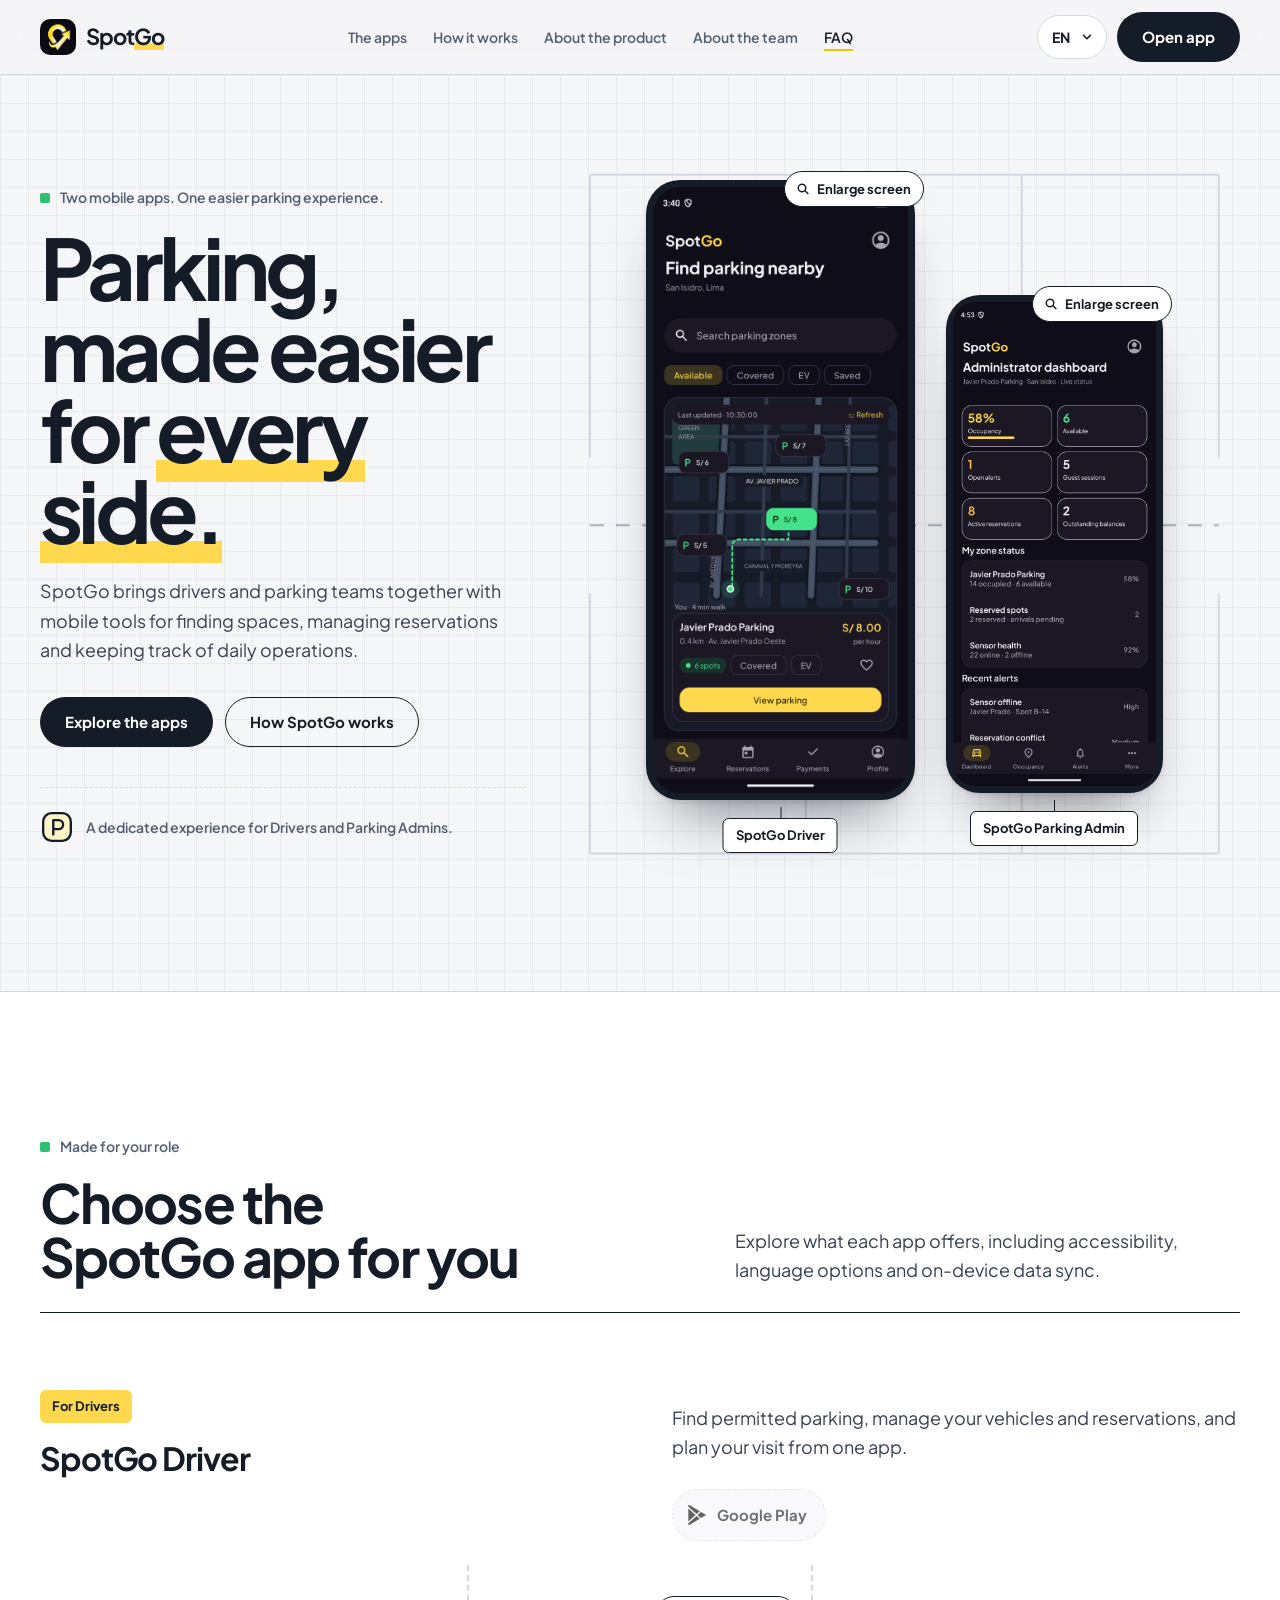
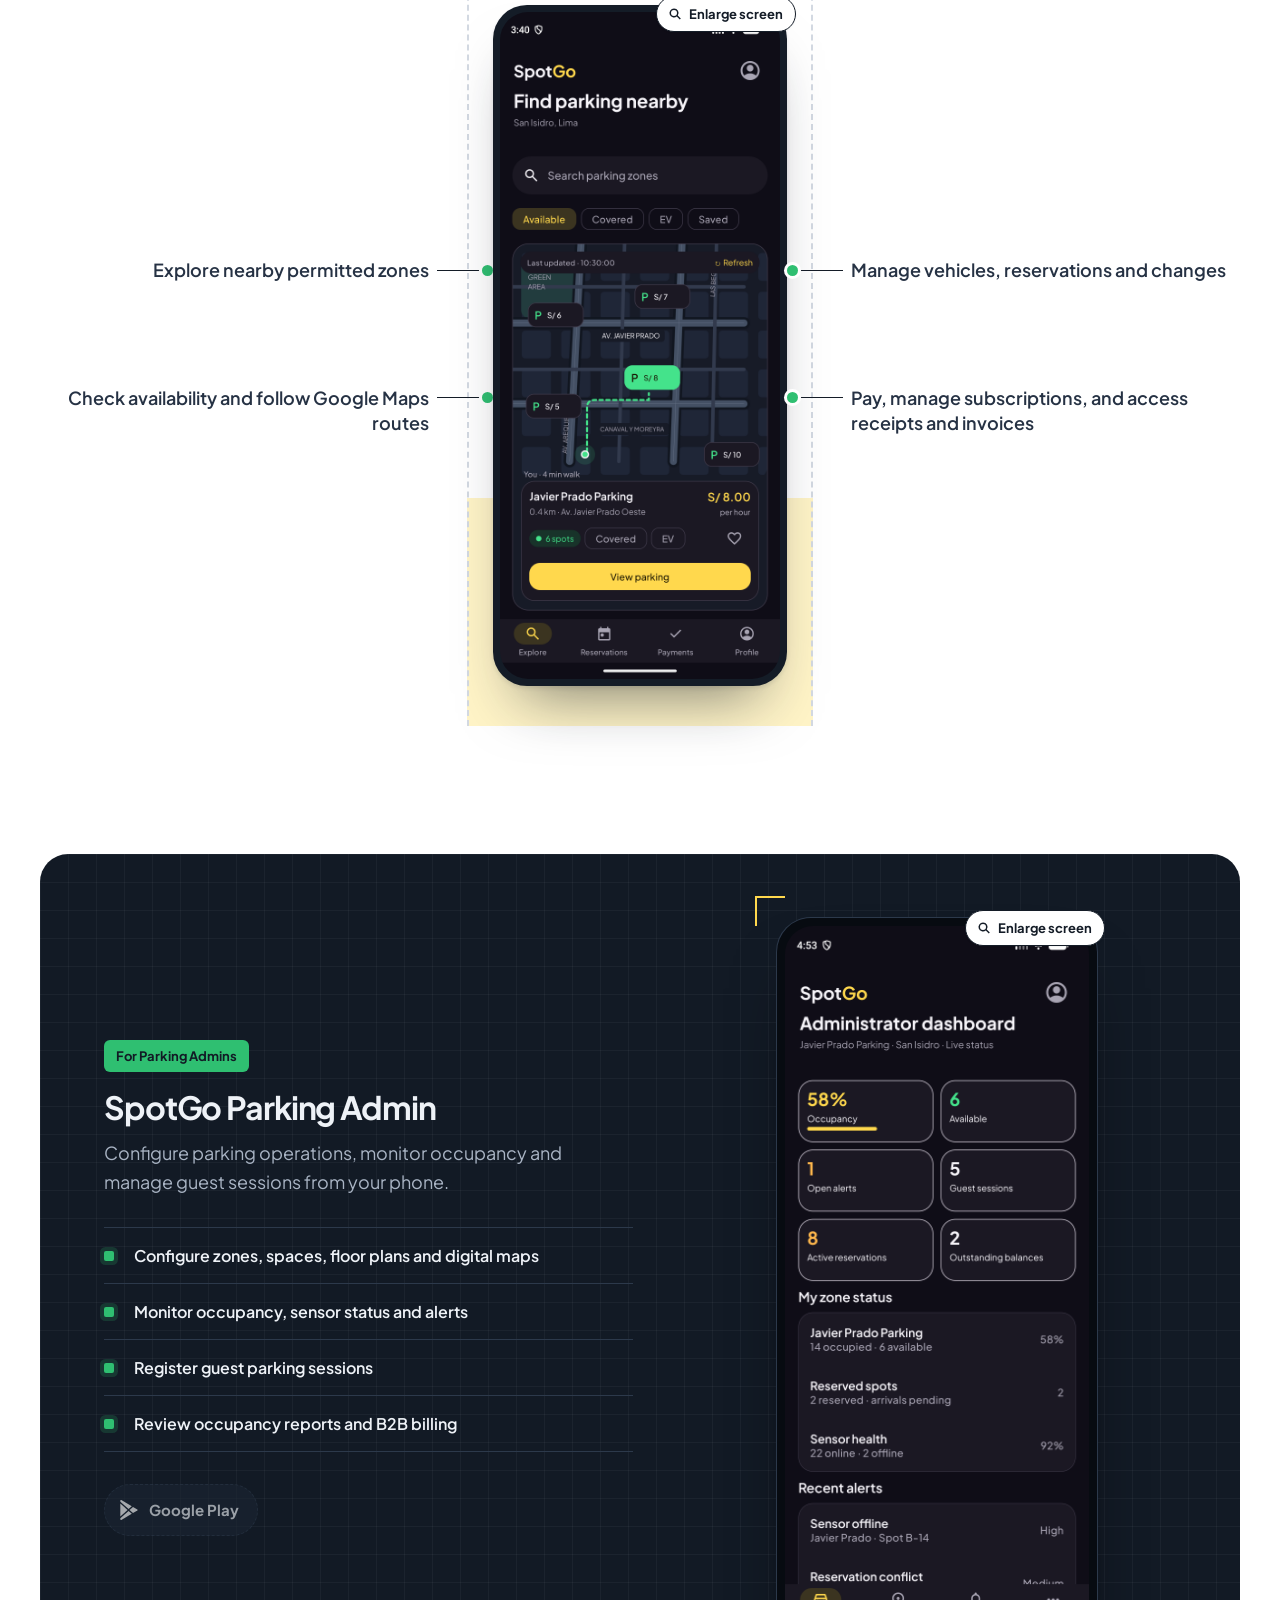
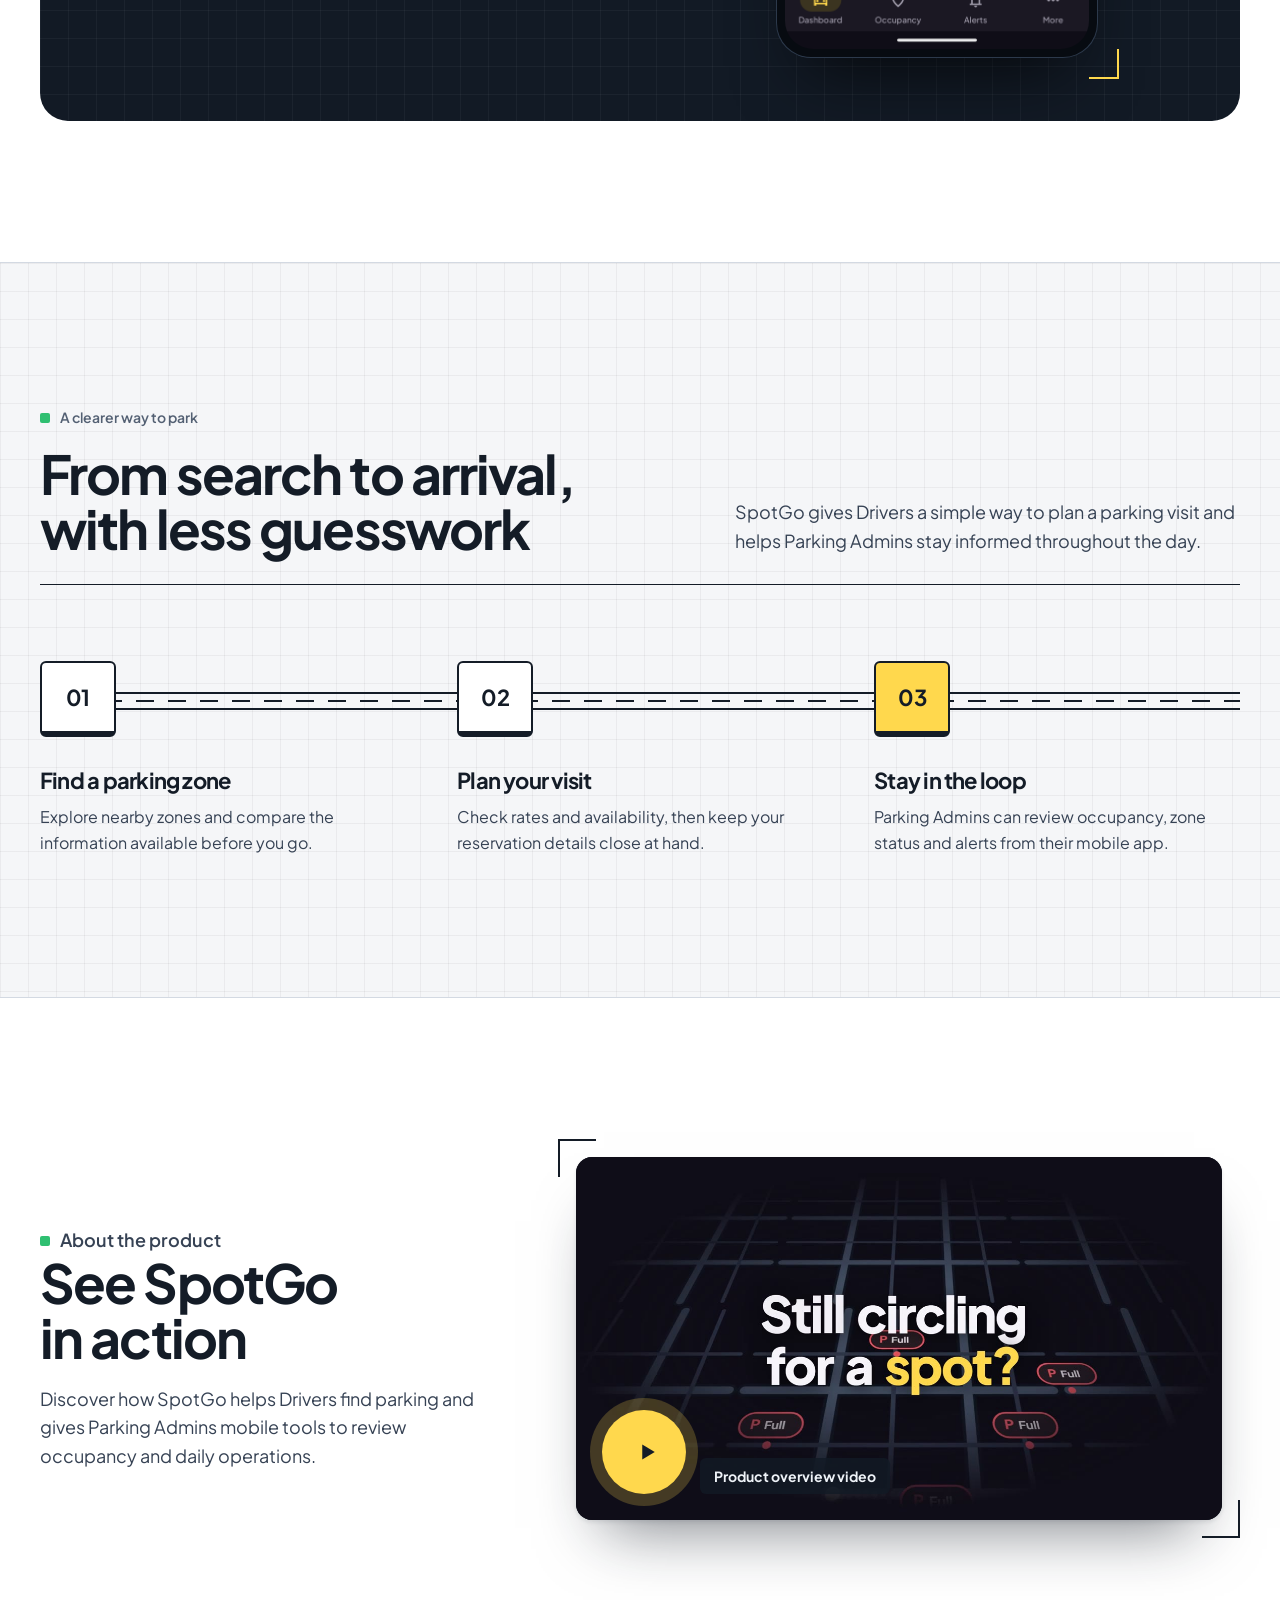
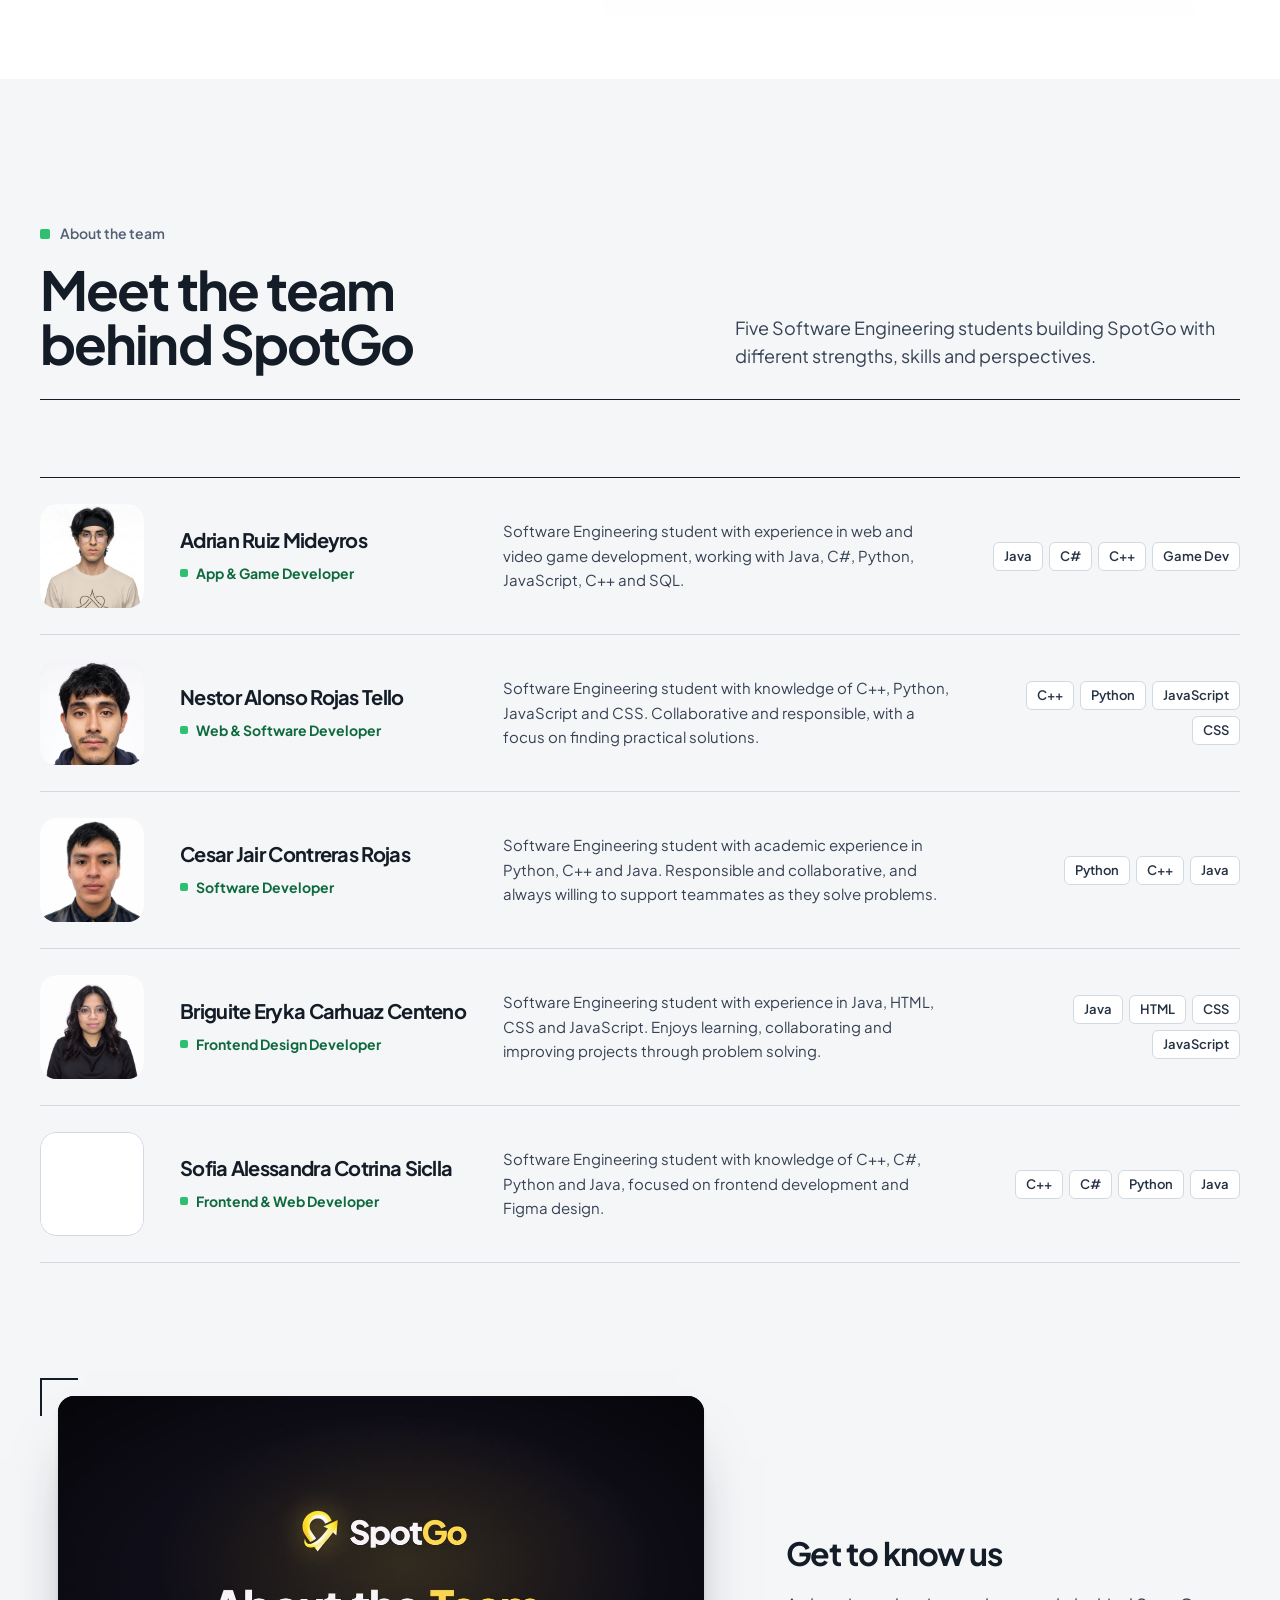
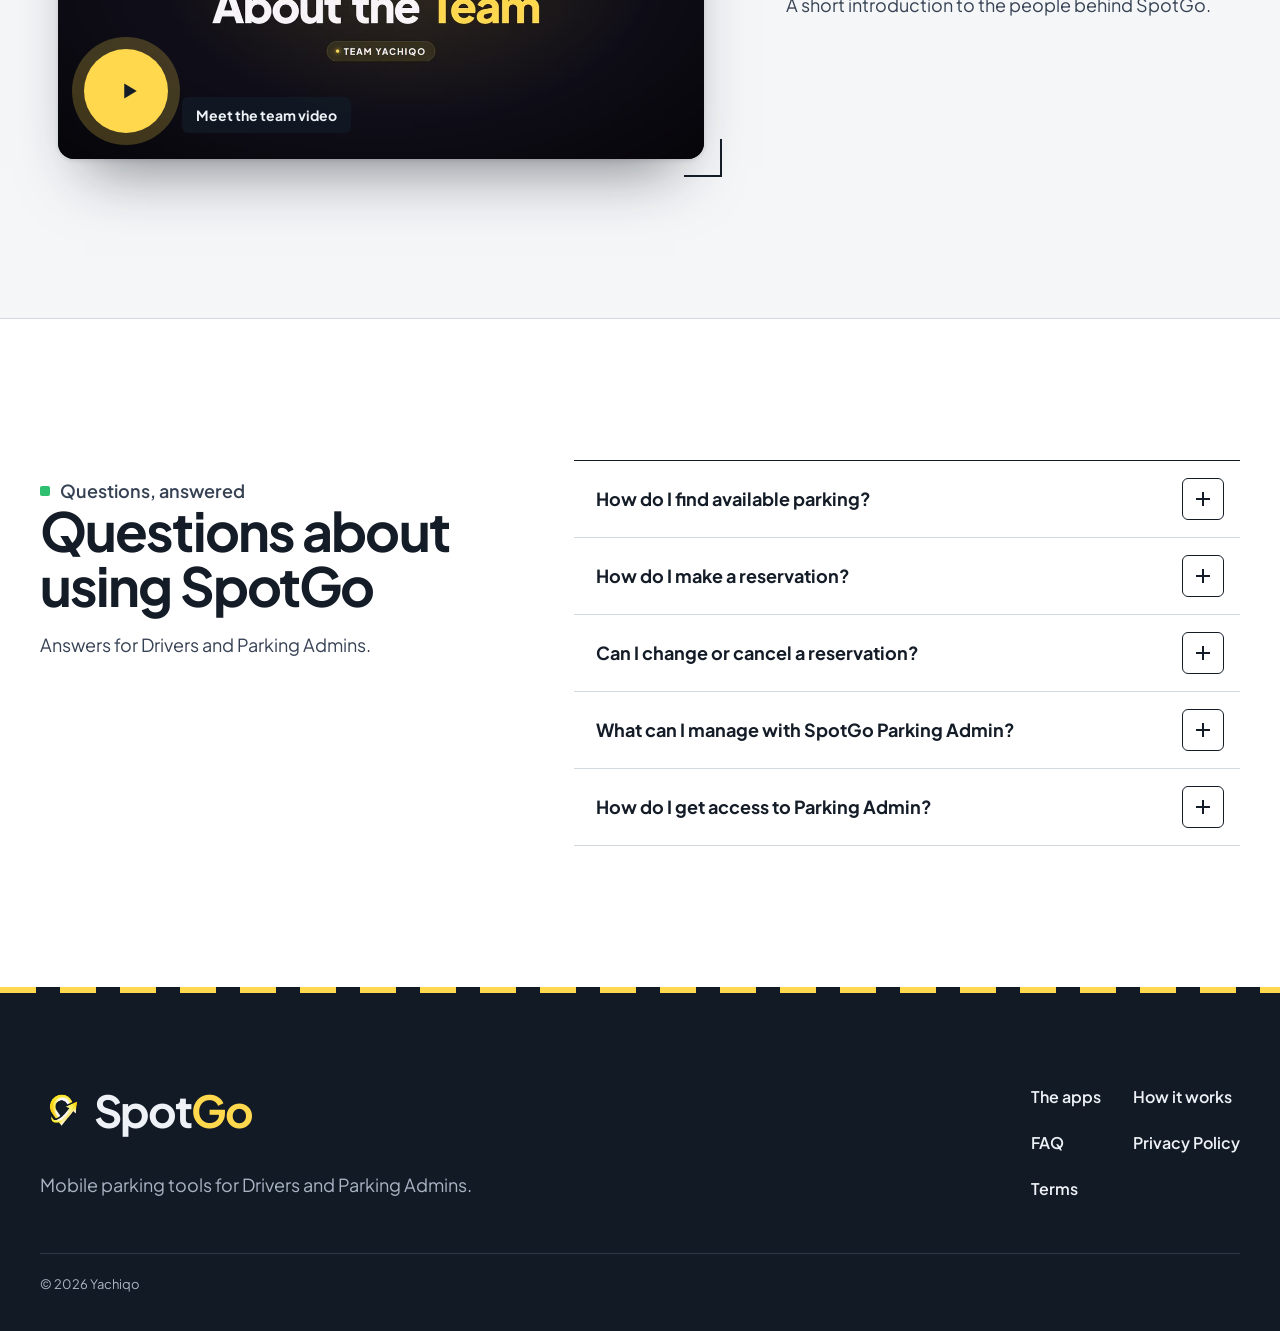
<file: index.html>
<!doctype html>
<html lang="en-US" data-site-root="./" data-page-title="site.title" data-page-description="site.description">
  <head>
    <meta charset="UTF-8" />
    <meta name="viewport" content="width=device-width, initial-scale=1.0" />
    <meta name="theme-color" content="#f5f6f8" />
    <meta
      name="description"
      content="Meet SpotGo: mobile parking apps for drivers and parking teams. Find a space, manage reservations and follow parking operations."
    />
    <title>SpotGo · Smart Parking</title>
    <link rel="icon" type="image/png" href="assets/spotgo-logo-w-bg.png" />
    <link rel="apple-touch-icon" href="assets/spotgo-logo-w-bg.png" />
    <link rel="stylesheet" href="styles.css" />
    <script src="main.js" defer></script>
  </head>
  <body>
    <a class="skip-link" href="#main" data-i18n="accessibility.skip">Skip to main content</a>

    <header class="site-header">
      <nav class="nav-shell page-width" aria-label="Main navigation" data-i18n-aria-label="accessibility.navigation">
        <a class="brand" href="./" data-scroll-to-top aria-label="SpotGo home">
          <img src="assets/spotgo-logo-w-bg.png" alt="" width="36" height="36" />
          <span>Spot<span class="brand-accent">Go</span></span>
        </a>

        <ul class="nav-links" id="siteNavigation">
          <li><a href="#apps" data-i18n="nav.apps">The apps</a></li>
          <li><a href="#how-it-works" data-i18n="nav.how">How it works</a></li>
          <li><a href="#about-product" data-i18n="nav.product">About the product</a></li>
          <li><a href="#about-team" data-i18n="nav.team">About the team</a></li>
          <li><a href="#faq" data-i18n="nav.faq">FAQ</a></li>
          <li class="nav-mobile-action">
            <button class="button button-primary" type="button" data-open-apps data-i18n="nav.open">Open app</button>
          </li>
        </ul>

        <div class="nav-actions">
          <div class="language-picker" id="languagePicker">
            <button id="languageSelect" class="language-select" type="button" aria-label="Choose language" aria-haspopup="listbox" aria-expanded="false" aria-controls="languageOptions" data-i18n-aria-label="accessibility.language">
              <span data-language-label>EN</span>
              <svg class="language-chevron" viewBox="0 0 16 16" aria-hidden="true"><path d="m4 6 4 4 4-4" /></svg>
            </button>
            <div class="language-options" id="languageOptions" role="listbox" aria-label="Choose language" data-i18n-aria-label="accessibility.language" hidden>
              <div class="language-option" id="language-option-en" role="option" data-locale="en_US" aria-selected="true" tabindex="-1">
                <span>English</span>
              </div>
              <div class="language-option" id="language-option-es" role="option" data-locale="es_419" aria-selected="false" tabindex="-1">
                <span>Español</span>
              </div>
            </div>
          </div>
          <button class="button button-primary nav-open-button" type="button" data-open-apps data-i18n="nav.open">Open app</button>
          <button
            class="menu-toggle"
            id="menuToggle"
            type="button"
            aria-controls="siteNavigation"
            aria-expanded="false"
            aria-label="Open navigation menu"
            data-i18n-aria-label="accessibility.menu"
          >
            <span></span><span></span><span></span>
          </button>
        </div>
      </nav>
    </header>

    <main id="main">
      <!-- Hero: a parking-level floor plan where the two real app screens are parked. -->
      <section class="hero">
        <div class="page-width hero-grid">
          <div class="hero-copy">
            <p class="eyebrow"><span class="eyebrow-dot"></span><span data-i18n="hero.eyebrow">Two mobile apps. One easier parking experience.</span></p>
            <h1 data-i18n-html="hero.title">Parking, made easier<br />for <em>every side.</em></h1>
            <p class="hero-description" data-i18n="hero.description">
              SpotGo brings drivers and parking teams together with mobile tools for finding spaces, managing reservations and keeping track of daily operations.
            </p>
            <div class="hero-actions">
              <a class="button button-primary" href="#apps" data-i18n="hero.primary">Explore the apps</a>
              <a class="button button-outline" href="#how-it-works" data-i18n="hero.secondary">How SpotGo works</a>
            </div>
            <p class="hero-note">
              <svg class="hero-note-icon" viewBox="0 0 32 32" aria-hidden="true" focusable="false">
                <rect x="3" y="3" width="26" height="26" rx="8" />
                <path d="M12.5 23V9.5h5a4.25 4.25 0 0 1 0 8.5h-5" />
              </svg>
              <span data-i18n="hero.note">A dedicated experience for Drivers and Parking Admins.</span>
            </p>
          </div>

          <!-- The real screens lead; the floor plan is a quiet backdrop of bays behind them. -->
          <div class="hero-plan" aria-label="SpotGo mobile app previews" data-i18n-aria-label="accessibility.preview">
            <svg class="plan-drawing" viewBox="0 0 640 640" preserveAspectRatio="none" aria-hidden="true" focusable="false">
              <path class="plan-bays" d="M20 20h600M20 20v250M226 20v250M432 20v250M620 20v250M20 620h600M20 620V390M226 620V390M432 620V390M620 620V390" />
              <path class="plan-lane" d="M20 330h600" />
              <path class="plan-arrow" d="M470 304h70m-14-10 14 10-14 10" />
              <circle class="plan-free" cx="526" cy="520" r="7" />
            </svg>
            <figure class="phone phone-driver">
              <button class="screen-trigger" type="button" data-screen="driver" data-screen-name-key="apps.driver.name">
                <img src="assets/driver-app-preview.png" alt="SpotGo Driver app showing nearby parking zones" data-i18n-alt="images.driver" width="1236" height="2940" />
                <span class="screen-chip"><svg viewBox="0 0 16 16" aria-hidden="true"><path d="M7 2.5a4.5 4.5 0 1 0 2.8 8l3 3 1-1-3-3A4.5 4.5 0 0 0 7 2.5Zm0 1.5a3 3 0 1 1 0 6 3 3 0 0 1 0-6Z" /></svg><span data-i18n="viewer.open">Enlarge screen</span></span>
              </button>
              <figcaption data-i18n="apps.driver.name">SpotGo Driver</figcaption>
            </figure>
            <figure class="phone phone-admin">
              <button class="screen-trigger" type="button" data-screen="admin" data-screen-name-key="apps.admin.name">
                <img src="assets/parking-admin-app-preview.png" alt="SpotGo Parking Admin app showing an occupancy dashboard" data-i18n-alt="images.admin" width="1236" height="2940" />
                <span class="screen-chip"><svg viewBox="0 0 16 16" aria-hidden="true"><path d="M7 2.5a4.5 4.5 0 1 0 2.8 8l3 3 1-1-3-3A4.5 4.5 0 0 0 7 2.5Zm0 1.5a3 3 0 1 1 0 6 3 3 0 0 1 0-6Z" /></svg><span data-i18n="viewer.open">Enlarge screen</span></span>
              </button>
              <figcaption data-i18n="apps.admin.name">SpotGo Parking Admin</figcaption>
            </figure>
          </div>
        </div>
      </section>

      <section class="apps-section" id="apps">
        <div class="page-width">
          <header class="split-heading" data-reveal>
            <div>
              <p class="eyebrow"><span class="eyebrow-dot"></span><span data-i18n="apps.eyebrow">Made for your role</span></p>
              <h2 data-i18n="apps.title">Choose the SpotGo app for you</h2>
            </div>
            <p data-i18n="apps.description">Explore what each app offers, including accessibility, language options and on-device data sync.</p>
          </header>

          <!-- Driver: specification sheet, the screen sits in a parking lane with its features annotated around it. -->
          <article class="chapter chapter-driver" data-reveal aria-labelledby="driverAppTitle">
            <div class="chapter-head">
              <span class="role-label" data-i18n="apps.driver.role">For Drivers</span>
              <h3 id="driverAppTitle" data-i18n="apps.driver.name">SpotGo Driver</h3>
              <p data-i18n="apps.driver.description">Find permitted parking, manage your vehicles and reservations, and plan your visit from one app.</p>
              <button class="store-button" type="button" disabled>
                <img class="play-mark" src="assets/play-store.svg" alt="" aria-hidden="true" />
                <span class="store-copy"><strong data-i18n="store.google">Google Play</strong></span>
              </button>
            </div>
            <div class="spec-sheet">
              <ul class="spec-list spec-list-start">
                <li data-i18n="apps.driver.feature1">Explore nearby permitted zones</li>
                <li data-i18n="apps.driver.feature2">Check availability and follow Google Maps routes</li>
              </ul>
              <figure class="spec-phone">
                <button class="screen-trigger" type="button" data-screen="driver" data-screen-name-key="apps.driver.name">
                  <img src="assets/driver-app-preview.png" alt="SpotGo Driver app screen" data-i18n-alt="images.driver" width="1236" height="2940" loading="lazy" />
                  <span class="screen-chip"><svg viewBox="0 0 16 16" aria-hidden="true"><path d="M7 2.5a4.5 4.5 0 1 0 2.8 8l3 3 1-1-3-3A4.5 4.5 0 0 0 7 2.5Zm0 1.5a3 3 0 1 1 0 6 3 3 0 0 1 0-6Z" /></svg><span data-i18n="viewer.open">Enlarge screen</span></span>
                </button>
              </figure>
              <ul class="spec-list spec-list-end">
                <li data-i18n="apps.driver.feature3">Manage vehicles, reservations and changes</li>
                <li data-i18n="apps.driver.feature4">Pay, manage subscriptions, and access receipts and invoices</li>
              </ul>
            </div>
          </article>

          <!-- Parking Admin: operations console, a darker control surface with status rows. -->
          <article class="chapter chapter-admin" data-reveal aria-labelledby="adminAppTitle">
            <div class="console-copy">
              <span class="role-label" data-i18n="apps.admin.role">For Parking Admins</span>
              <h3 id="adminAppTitle" data-i18n="apps.admin.name">SpotGo Parking Admin</h3>
              <p data-i18n="apps.admin.description">Configure parking operations, monitor occupancy and manage guest sessions from your phone.</p>
              <ul class="console-list">
                <li data-i18n="apps.admin.feature1">Configure zones, spaces, floor plans and digital maps</li>
                <li data-i18n="apps.admin.feature2">Monitor occupancy, sensor status and alerts</li>
                <li data-i18n="apps.admin.feature3">Register guest parking sessions</li>
                <li data-i18n="apps.admin.feature4">Review occupancy reports and B2B billing</li>
              </ul>
              <button class="store-button store-button-dark" type="button" disabled>
                <img class="play-mark" src="assets/play-store.svg" alt="" aria-hidden="true" />
                <span class="store-copy"><strong data-i18n="store.google">Google Play</strong></span>
              </button>
            </div>
            <figure class="console-screen">
              <button class="screen-trigger" type="button" data-screen="admin" data-screen-name-key="apps.admin.name">
                <img src="assets/parking-admin-app-preview.png" alt="SpotGo Parking Admin app screen" data-i18n-alt="images.admin" width="1236" height="2940" loading="lazy" />
                <span class="screen-chip"><svg viewBox="0 0 16 16" aria-hidden="true"><path d="M7 2.5a4.5 4.5 0 1 0 2.8 8l3 3 1-1-3-3A4.5 4.5 0 0 0 7 2.5Zm0 1.5a3 3 0 1 1 0 6 3 3 0 0 1 0-6Z" /></svg><span data-i18n="viewer.open">Enlarge screen</span></span>
              </button>
            </figure>
          </article>
        </div>
      </section>

      <!-- How it works: a real sequence, drawn as stops along one lane. -->
      <section class="how-section" id="how-it-works">
        <div class="page-width">
          <header class="split-heading" data-reveal>
            <div>
              <p class="eyebrow"><span class="eyebrow-dot"></span><span data-i18n="how.eyebrow">A clearer way to park</span></p>
              <h2 data-i18n="how.title">From search to arrival, with less guesswork</h2>
            </div>
            <p data-i18n="how.description">SpotGo gives Drivers a simple way to plan a parking visit and helps Parking Admins stay informed throughout the day.</p>
          </header>
          <ol class="route" data-reveal>
            <li class="route-stop">
              <span class="step-number" aria-hidden="true">01</span>
              <h3 data-i18n="how.step1.title">Find a parking zone</h3>
              <p data-i18n="how.step1.description">Explore nearby zones and compare the information available before you go.</p>
            </li>
            <li class="route-stop">
              <span class="step-number" aria-hidden="true">02</span>
              <h3 data-i18n="how.step2.title">Plan your visit</h3>
              <p data-i18n="how.step2.description">Check rates and availability, then keep your reservation details close at hand.</p>
            </li>
            <li class="route-stop">
              <span class="step-number" aria-hidden="true">03</span>
              <h3 data-i18n="how.step3.title">Stay in the loop</h3>
              <p data-i18n="how.step3.description">Parking Admins can review occupancy, zone status and alerts from their mobile app.</p>
            </li>
          </ol>
        </div>
      </section>

      <section class="product-section" id="about-product">
        <div class="page-width media-grid" data-reveal>
          <header class="media-heading">
            <p class="eyebrow"><span class="eyebrow-dot"></span><span data-i18n="product.eyebrow">About the product</span></p>
            <h2 data-i18n="product.title">See SpotGo in action</h2>
            <p data-i18n="product.description">Discover how SpotGo helps Drivers find parking and gives Parking Admins mobile tools to review occupancy and daily operations.</p>
          </header>
          <div class="video-frame">
            <div class="video-embed" data-video-embed>
              <video
                controls
                playsinline
                preload="none"
                poster="assets/videos/spotgo-product-poster.jpg"
                aria-label="SpotGo product overview video"
                data-i18n-aria-label="video.productTitle"
                hidden
              >
                <source src="assets/videos/spotgo-product-video.mp4" type="video/mp4" />
              </video>
              <button class="video-placeholder" type="button" data-video-play>
                <img class="video-cover" src="assets/videos/spotgo-product-poster.jpg" alt="" />
                <span class="video-placeholder-icon" aria-hidden="true">
                  <svg viewBox="0 0 24 24"><path d="m9 6 10 6-10 6z" /></svg>
                </span>
                <span class="video-placeholder-label" data-i18n="video.productLabel">Product overview video</span>
              </button>
            </div>
          </div>
        </div>
      </section>

      <section class="team-section" id="about-team">
        <div class="page-width">
          <header class="split-heading" data-reveal>
            <div>
              <p class="eyebrow"><span class="eyebrow-dot"></span><span data-i18n="team.eyebrow">About the team</span></p>
              <h2 data-i18n="team.title">Meet the team behind SpotGo</h2>
            </div>
            <p data-i18n="team.description">Five Software Engineering students building SpotGo with different strengths, skills and perspectives.</p>
          </header>

          <!-- Roster: one row per member instead of a grid of identical cards. -->
          <div class="roster" data-reveal>
            <article class="member">
              <img class="member-photo" src="assets/adrian-photo.png" alt="Adrian Ruiz Mideyros" data-i18n-alt="team.member.adrian.alt" loading="lazy" decoding="async" />
              <div class="member-id">
                <h3 class="member-name" data-i18n="team.member.adrian.name">Adrian Ruiz Mideyros</h3>
                <p class="member-role" data-i18n="team.member.adrian.role">App &amp; Game Developer</p>
              </div>
              <p class="member-bio" data-i18n="team.member.adrian.bio">Software Engineering student with experience in web and video game development, working with Java, C#, Python, JavaScript, C++ and SQL.</p>
              <ul class="team-tags" aria-label="Skills" data-i18n-aria-label="team.skills">
                <li>Java</li><li>C#</li><li>C++</li><li>Game Dev</li>
              </ul>
            </article>

            <article class="member">
              <img class="member-photo" src="assets/nestor-photo.png" alt="Nestor Alonso Rojas Tello" data-i18n-alt="team.member.nestor.alt" loading="lazy" decoding="async" />
              <div class="member-id">
                <h3 class="member-name" data-i18n="team.member.nestor.name">Nestor Alonso Rojas Tello</h3>
                <p class="member-role" data-i18n="team.member.nestor.role">Web &amp; Software Developer</p>
              </div>
              <p class="member-bio" data-i18n="team.member.nestor.bio">Software Engineering student with knowledge of C++, Python, JavaScript and CSS. Collaborative and responsible, with a focus on finding practical solutions.</p>
              <ul class="team-tags" aria-label="Skills" data-i18n-aria-label="team.skills">
                <li>C++</li><li>Python</li><li>JavaScript</li><li>CSS</li>
              </ul>
            </article>

            <article class="member">
              <img class="member-photo" src="assets/cesar-photo.png" alt="Cesar Jair Contreras Rojas" data-i18n-alt="team.member.cesar.alt" loading="lazy" decoding="async" />
              <div class="member-id">
                <h3 class="member-name" data-i18n="team.member.cesar.name">Cesar Jair Contreras Rojas</h3>
                <p class="member-role" data-i18n="team.member.cesar.role">Software Developer</p>
              </div>
              <p class="member-bio" data-i18n="team.member.cesar.bio">Software Engineering student with academic experience in Python, C++ and Java. Responsible and collaborative, and always willing to support teammates as they solve problems.</p>
              <ul class="team-tags" aria-label="Skills" data-i18n-aria-label="team.skills">
                <li>Python</li><li>C++</li><li>Java</li>
              </ul>
            </article>

            <article class="member">
              <img class="member-photo" src="assets/briguite-photo.png" alt="Briguite Eryka Carhuaz Centeno" data-i18n-alt="team.member.briguite.alt" loading="lazy" decoding="async" />
              <div class="member-id">
                <h3 class="member-name" data-i18n="team.member.briguite.name">Briguite Eryka Carhuaz Centeno</h3>
                <p class="member-role" data-i18n="team.member.briguite.role">Frontend Design Developer</p>
              </div>
              <p class="member-bio" data-i18n="team.member.briguite.bio">Software Engineering student with experience in Java, HTML, CSS and JavaScript. Enjoys learning, collaborating and improving projects through problem solving.</p>
              <ul class="team-tags" aria-label="Skills" data-i18n-aria-label="team.skills">
                <li>Java</li><li>HTML</li><li>CSS</li><li>JavaScript</li>
              </ul>
            </article>

            <article class="member">
              <img class="member-photo" src="assets/sofia-photo.png" alt="Sofia Alessandra Cotrina Siclla" data-i18n-alt="team.member.sofia.alt" loading="lazy" decoding="async" />
              <div class="member-id">
                <h3 class="member-name" data-i18n="team.member.sofia.name">Sofia Alessandra Cotrina Siclla</h3>
                <p class="member-role" data-i18n="team.member.sofia.role">Frontend &amp; Web Developer</p>
              </div>
              <p class="member-bio" data-i18n="team.member.sofia.bio">Software Engineering student with knowledge of C++, C#, Python and Java, focused on frontend development and Figma design.</p>
              <ul class="team-tags" aria-label="Skills" data-i18n-aria-label="team.skills">
                <li>C++</li><li>C#</li><li>Python</li><li>Java</li>
              </ul>
            </article>
          </div>

          <div class="team-video media-grid media-grid-reverse" data-reveal>
            <header class="media-heading">
              <h3 data-i18n="team.video.title">Meet us in person</h3>
              <p data-i18n="team.video.description">A quick look at who we are and what we are building.</p>
            </header>
            <div class="video-frame">
              <div class="video-embed" data-video-embed>
                <video
                  controls
                  playsinline
                  preload="none"
                  poster="assets/videos/spotgo-team-poster.jpg"
                  aria-label="SpotGo team video"
                  data-i18n-aria-label="video.teamTitle"
                  hidden
                >
                  <source src="assets/videos/spotgo-team-video.mp4" type="video/mp4" />
                </video>
                <button class="video-placeholder" type="button" data-video-play>
                  <img class="video-cover" src="assets/videos/spotgo-team-poster.jpg" alt="" />
                  <span class="video-placeholder-icon" aria-hidden="true">
                    <svg viewBox="0 0 24 24"><path d="m9 6 10 6-10 6z" /></svg>
                  </span>
                  <span class="video-placeholder-label" data-i18n="video.teamLabel">Meet the team video</span>
                </button>
              </div>
            </div>
          </div>
        </div>
      </section>

      <section class="faq-section" id="faq">
        <div class="page-width faq-layout">
          <header class="faq-heading">
            <p class="eyebrow"><span class="eyebrow-dot"></span><span data-i18n="faq.eyebrow">Questions, answered</span></p>
            <h2 data-i18n="faq.title">Questions about using SpotGo</h2>
            <p data-i18n="faq.description">Answers for Drivers and Parking Admins.</p>
          </header>
          <div class="faq-list" data-reveal>
            <details class="faq-item">
              <summary data-i18n="faq.find.question">How do I find available parking?</summary>
              <p data-i18n="faq.find.answer">In SpotGo Driver, explore nearby parking zones, check availability and rates, and review the details before choosing where to park.</p>
            </details>
            <details class="faq-item">
              <summary data-i18n="faq.reserve.question">How do I make a reservation?</summary>
              <p data-i18n="faq.reserve.answer">Choose an available zone and space, select your vehicle and schedule, review the amount, and confirm. You can check your reservation details in the app.</p>
            </details>
            <details class="faq-item">
              <summary data-i18n="faq.change.question">Can I change or cancel a reservation?</summary>
              <p data-i18n="faq.change.answer">Changes, extensions, and cancellations depend on availability and the conditions shown for your reservation. Review those conditions before confirming a change.</p>
            </details>
            <details class="faq-item">
              <summary data-i18n="faq.adminTools.question">What can I manage with SpotGo Parking Admin?</summary>
              <p data-i18n="faq.adminTools.answer">Review occupancy and zone or space status, follow operational alerts, and access the parking infrastructure tools assigned to your location.</p>
            </details>
            <details class="faq-item">
              <summary data-i18n="faq.adminAccess.question">How do I get access to Parking Admin?</summary>
              <p data-i18n="faq.adminAccess.answer">Parking Admin is for authorized parking staff. An administrator for your organization must enable your account; public registration is for Drivers.</p>
            </details>
          </div>
        </div>
      </section>
    </main>

    <footer class="site-footer">
      <div class="page-width footer-content">
        <a class="brand footer-brand" href="./" data-scroll-to-top aria-label="SpotGo home">
          <img src="assets/spotgo-logo.png" alt="" width="44" height="44" />
          <span>Spot<span class="brand-accent">Go</span></span>
        </a>
        <p class="footer-tagline" data-i18n="footer.tagline">Mobile parking tools for Drivers and Parking Admins.</p>
        <div class="footer-links">
          <a href="#apps" data-i18n="nav.apps">The apps</a>
          <a href="#how-it-works" data-i18n="nav.how">How it works</a>
          <a href="#faq" data-i18n="nav.faq">FAQ</a>
          <a href="./privacy-policy/" data-i18n="footer.privacy">Privacy Policy</a>
          <a href="./terms/" data-i18n="footer.terms">Terms</a>
        </div>
        <small data-i18n="footer.copyright">© 2026 Yachiqo</small>
      </div>
    </footer>

    <dialog class="apps-dialog" id="appsDialog" aria-labelledby="dialogTitle">
      <div class="dialog-content">
        <button class="dialog-close" type="button" aria-label="Close dialog" data-i18n-aria-label="accessibility.close">
          <svg viewBox="0 0 16 16" aria-hidden="true"><path d="m4 4 8 8M12 4l-8 8" /></svg>
        </button>
        <p class="eyebrow"><span class="eyebrow-dot"></span><span data-i18n="dialog.eyebrow">Choose your app</span></p>
        <h2 id="dialogTitle" data-i18n="dialog.title">Which SpotGo app do you need?</h2>
        <p class="dialog-description" data-i18n="dialog.description">Choose the experience designed for your role.</p>
        <div class="dialog-apps">
          <article class="dialog-app-card">
            <span class="dialog-app-icon" aria-hidden="true">D</span>
            <h3 data-i18n="apps.driver.name">SpotGo Driver</h3>
            <p data-i18n="apps.driver.short">Find parking and manage your reservations.</p>
            <button class="store-button" type="button" disabled>
              <img class="play-mark" src="assets/play-store.svg" alt="" aria-hidden="true" />
              <span class="store-copy"><strong data-i18n="store.google">Google Play</strong></span>
            </button>
          </article>
          <article class="dialog-app-card dialog-app-card-admin">
            <span class="dialog-app-icon dialog-app-icon-admin" aria-hidden="true">P</span>
            <h3 data-i18n="apps.admin.name">SpotGo Parking Admin</h3>
            <p data-i18n="apps.admin.short">Follow occupancy and parking operations.</p>
            <button class="store-button" type="button" disabled>
              <img class="play-mark" src="assets/play-store.svg" alt="" aria-hidden="true" />
              <span class="store-copy"><strong data-i18n="store.google">Google Play</strong></span>
            </button>
          </article>
        </div>
      </div>
    </dialog>

    <!-- Screen viewer: the real app screenshots enlarged, scrollable, with previous/next navigation. -->
    <dialog class="screen-viewer" id="screenViewer" aria-labelledby="screenViewerTitle">
      <div class="viewer-shell">
        <header class="viewer-bar">
          <p class="viewer-title" id="screenViewerTitle"></p>
          <p class="viewer-count" aria-live="polite"></p>
          <button class="viewer-close" type="button" aria-label="Close dialog" data-i18n-aria-label="accessibility.close">
            <svg viewBox="0 0 16 16" aria-hidden="true"><path d="m4 4 8 8M12 4l-8 8" /></svg>
          </button>
        </header>
        <div class="viewer-stage">
          <button class="viewer-nav viewer-prev" type="button" aria-label="Previous screen" data-i18n-aria-label="viewer.previous">
            <svg viewBox="0 0 16 16" aria-hidden="true"><path d="M10 3 5 8l5 5" /></svg>
          </button>
          <div class="viewer-scroll" tabindex="0">
            <img class="viewer-image" src="assets/driver-app-preview.png" alt="" width="1236" height="2940" draggable="false" />
          </div>
          <button class="viewer-nav viewer-next" type="button" aria-label="Next screen" data-i18n-aria-label="viewer.next">
            <svg viewBox="0 0 16 16" aria-hidden="true"><path d="m6 3 5 5-5 5" /></svg>
          </button>
        </div>
        <p class="viewer-hint" data-i18n="viewer.hint">Scroll to see the full screen. Use the arrow keys or swipe to switch screens.</p>
      </div>
    </dialog>
  </body>
</html>
</file>
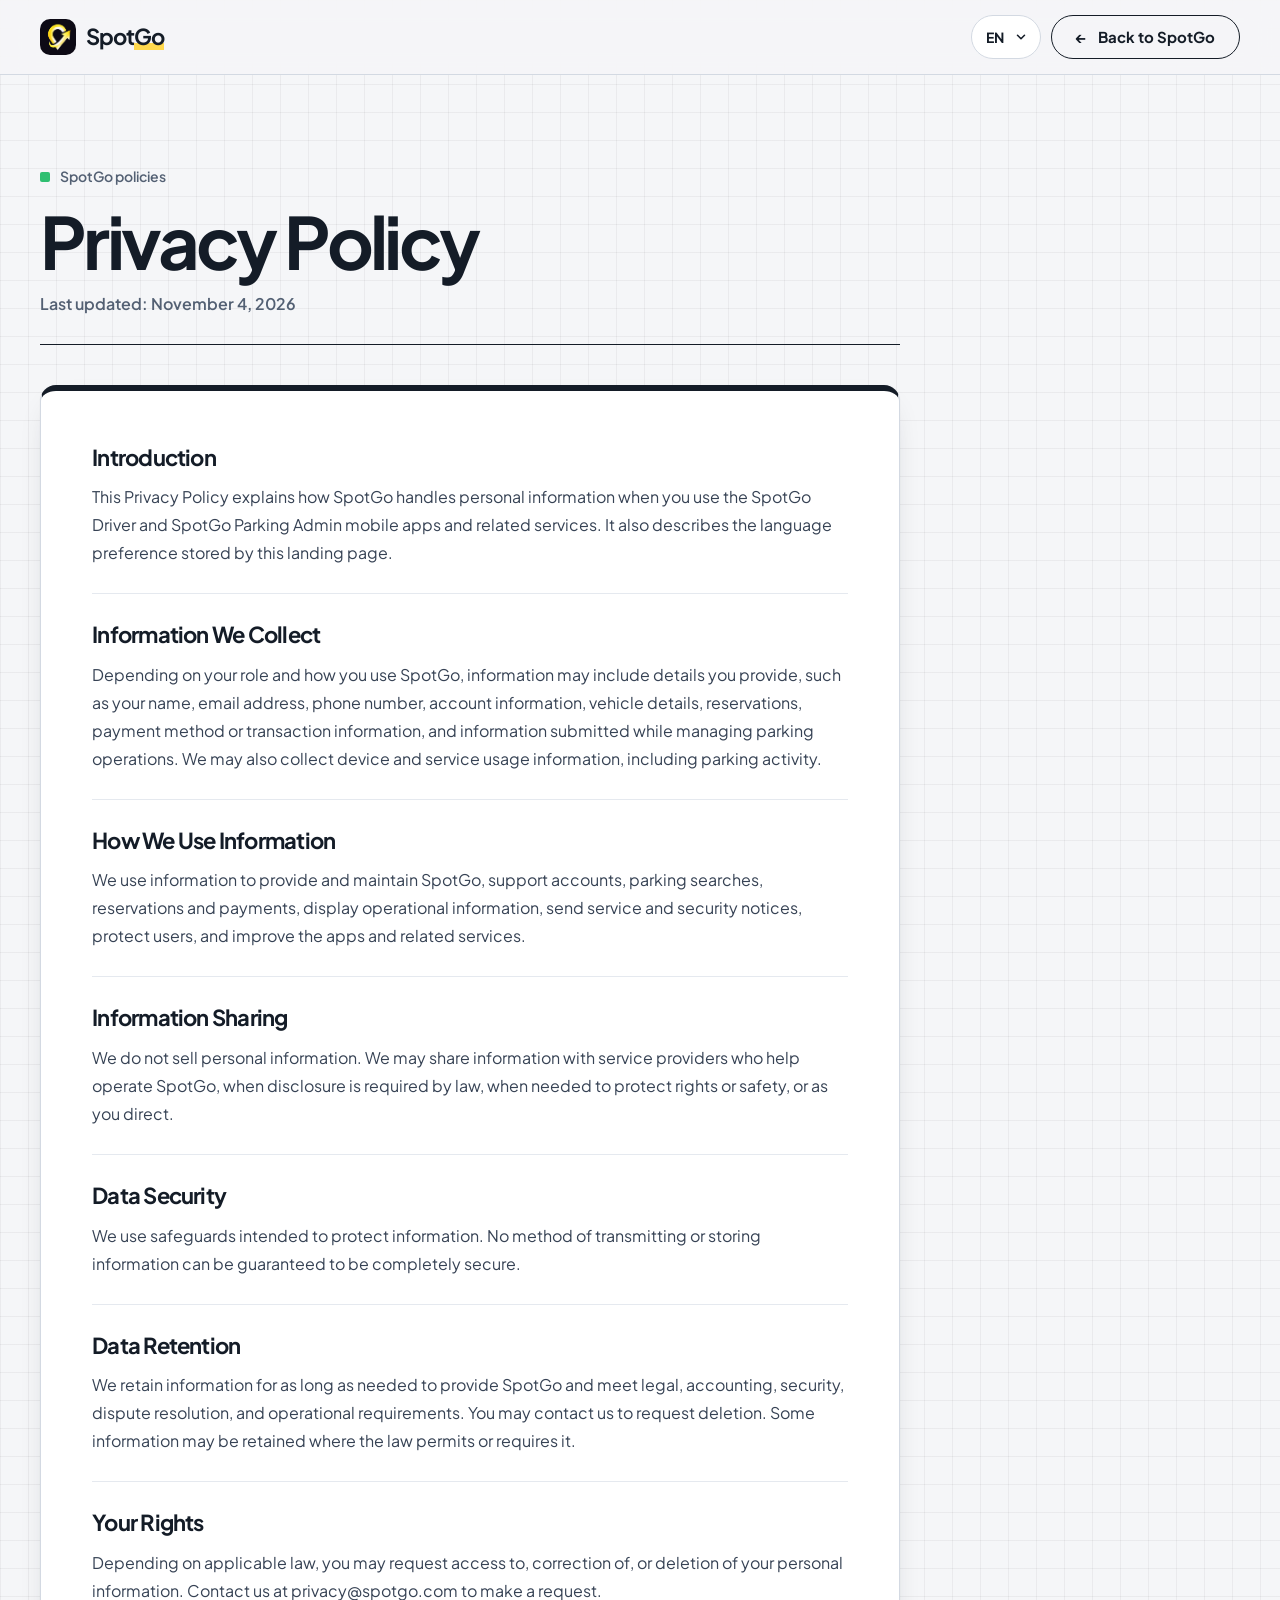
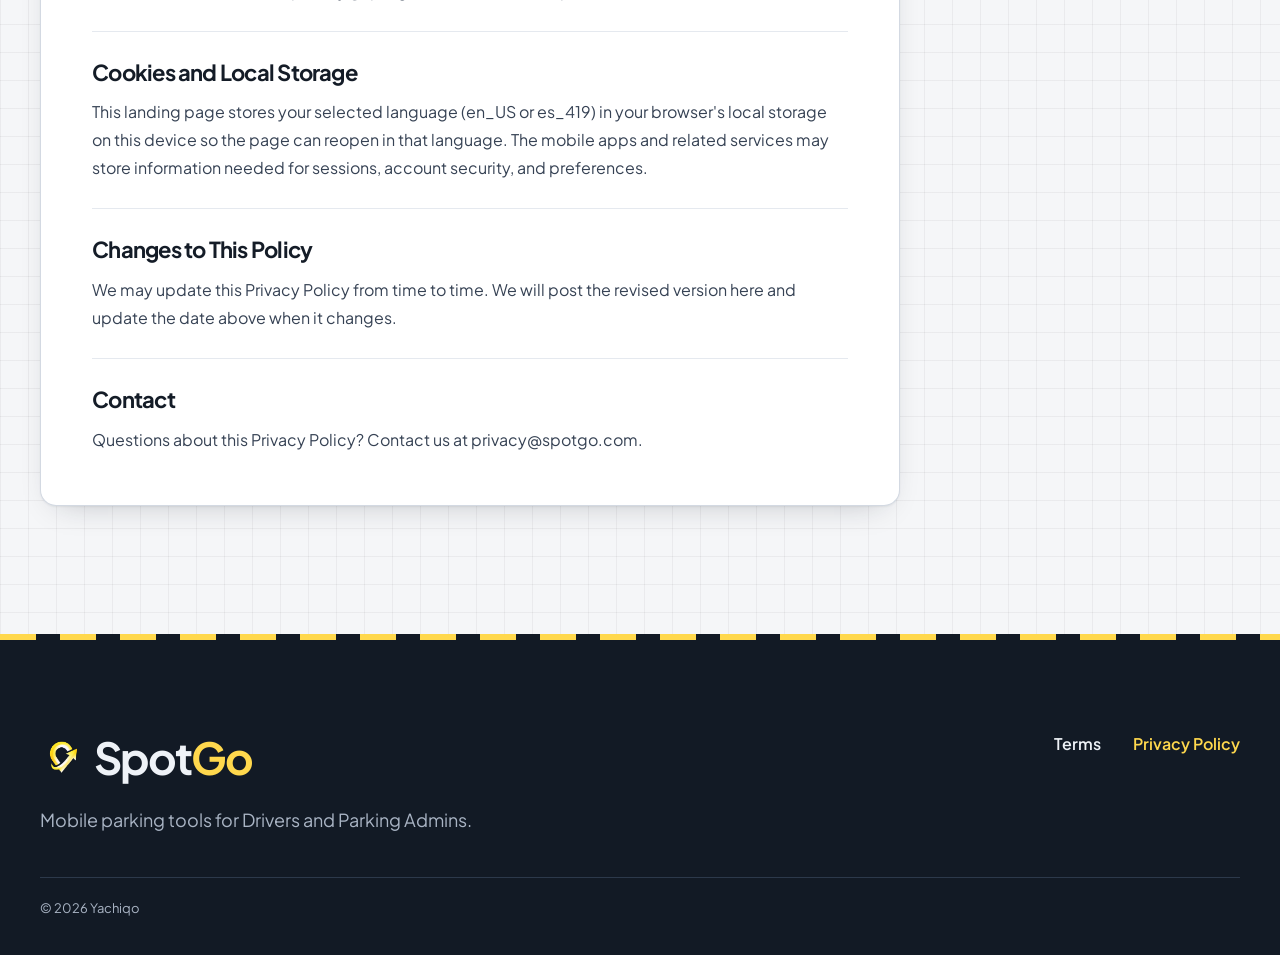
<file: privacy-policy/index.html>
<!doctype html>
<html lang="en-US" data-site-root="../" data-page-title="privacy.pageTitle" data-page-description="privacy.description">
  <head>
    <meta charset="UTF-8" />
    <meta name="viewport" content="width=device-width, initial-scale=1.0" />
    <meta name="theme-color" content="#f3f4f7" />
    <meta name="description" content="Learn how SpotGo handles personal information across its mobile apps and landing page." />
    <title>SpotGo · Privacy Policy</title>
    <link rel="icon" type="image/png" href="../assets/spotgo-logo-w-bg.png" />
    <link rel="stylesheet" href="../styles.css" />
    <script src="../main.js" defer></script>
  </head>
  <body>
    <a class="skip-link" href="#main" data-i18n="accessibility.skip">Skip to main content</a>

    <header class="site-header">
      <nav class="nav-shell page-width legal-nav" aria-label="Main navigation" data-i18n-aria-label="accessibility.navigation">
        <a class="brand" href="../" aria-label="SpotGo home" data-i18n-aria-label="accessibility.home">
          <img src="../assets/spotgo-logo-w-bg.png" alt="" width="38" height="38" />
          <span>Spot<span class="brand-accent">Go</span></span>
        </a>
        <div class="nav-actions">
          <div class="language-picker" id="languagePicker">
            <button id="languageSelect" class="language-select" type="button" aria-label="Choose language" aria-haspopup="listbox" aria-expanded="false" aria-controls="languageOptions" data-i18n-aria-label="accessibility.language">
              <span data-language-label>EN</span>
              <svg class="language-chevron" viewBox="0 0 16 16" aria-hidden="true"><path d="m4 6 4 4 4-4" /></svg>
            </button>
            <div class="language-options" id="languageOptions" role="listbox" aria-label="Choose language" data-i18n-aria-label="accessibility.language" hidden>
              <div class="language-option" id="language-option-en" role="option" data-locale="en_US" aria-selected="true" tabindex="-1">
                <span>English</span>
              </div>
              <div class="language-option" id="language-option-es" role="option" data-locale="es_419" aria-selected="false" tabindex="-1">
                <span>Español</span>
              </div>
            </div>
          </div>
          <a class="button button-quiet legal-back" href="../">
            <span aria-hidden="true">←</span><span data-i18n="legal.back">Back to SpotGo</span>
          </a>
        </div>
      </nav>
    </header>

    <main class="legal-main page-width" id="main">
      <div class="legal-intro">
        <p class="eyebrow"><span class="eyebrow-dot"></span><span data-i18n="legal.eyebrow">SpotGo policies</span></p>
        <h1 data-i18n="privacy.heading">Privacy Policy</h1>
        <p class="legal-updated" data-i18n="privacy.updated">Last updated: November 4, 2026</p>
      </div>

      <article class="legal-document">
        <section>
          <h2 data-i18n="privacy.intro.heading">Introduction</h2>
          <p data-i18n="privacy.intro.body">This Privacy Policy explains how SpotGo handles personal information when you use the SpotGo Driver and SpotGo Parking Admin mobile apps and related services. It also describes the language preference stored by this landing page.</p>
        </section>
        <section>
          <h2 data-i18n="privacy.collect.heading">Information We Collect</h2>
          <p data-i18n="privacy.collect.body">Depending on your role and how you use SpotGo, information may include details you provide, such as your name, email address, phone number, account information, vehicle details, reservations, payment method or transaction information, and information submitted while managing parking operations. We may also collect device and service usage information, including parking activity.</p>
        </section>
        <section>
          <h2 data-i18n="privacy.use.heading">How We Use Information</h2>
          <p data-i18n="privacy.use.body">We use information to provide and maintain SpotGo, support accounts, parking searches, reservations and payments, display operational information, send service and security notices, protect users, and improve the apps and related services.</p>
        </section>
        <section>
          <h2 data-i18n="privacy.share.heading">Information Sharing</h2>
          <p data-i18n="privacy.share.body">We do not sell personal information. We may share information with service providers who help operate SpotGo, when disclosure is required by law, when needed to protect rights or safety, or as you direct.</p>
        </section>
        <section>
          <h2 data-i18n="privacy.security.heading">Data Security</h2>
          <p data-i18n="privacy.security.body">We use safeguards intended to protect information. No method of transmitting or storing information can be guaranteed to be completely secure.</p>
        </section>
        <section>
          <h2 data-i18n="privacy.retention.heading">Data Retention</h2>
          <p data-i18n="privacy.retention.body">We retain information for as long as needed to provide SpotGo and meet legal, accounting, security, dispute resolution, and operational requirements. You may contact us to request deletion. Some information may be retained where the law permits or requires it.</p>
        </section>
        <section>
          <h2 data-i18n="privacy.rights.heading">Your Rights</h2>
          <p data-i18n="privacy.rights.body">Depending on applicable law, you may request access to, correction of, or deletion of your personal information. Contact us at privacy@spotgo.com to make a request.</p>
        </section>
        <section>
          <h2 data-i18n="privacy.storage.heading">Cookies and Local Storage</h2>
          <p data-i18n="privacy.storage.body">This landing page stores your selected language (en_US or es_419) in your browser's local storage on this device so the page can reopen in that language. The mobile apps and related services may store information needed for sessions, account security, and preferences.</p>
        </section>
        <section>
          <h2 data-i18n="privacy.changes.heading">Changes to This Policy</h2>
          <p data-i18n="privacy.changes.body">We may update this Privacy Policy from time to time. We will post the revised version here and update the date above when it changes.</p>
        </section>
        <section>
          <h2 data-i18n="privacy.contact.heading">Contact</h2>
          <p data-i18n="privacy.contact.body">Questions about this Privacy Policy? Contact us at privacy@spotgo.com.</p>
        </section>
      </article>
    </main>

    <footer class="legal-footer">
      <div class="page-width legal-footer-inner">
        <a class="brand footer-brand" href="../" aria-label="SpotGo home" data-i18n-aria-label="accessibility.home">
          <img src="../assets/spotgo-logo.png" alt="" width="36" height="36" />
          <span>Spot<span class="brand-accent">Go</span></span>
        </a>
        <p data-i18n="footer.tagline">Mobile parking tools for Drivers and Parking Admins.</p>
        <div class="legal-footer-links">
          <a href="../terms/" data-i18n="footer.terms">Terms</a>
          <a href="../privacy-policy/" data-i18n="footer.privacy" aria-current="page">Privacy Policy</a>
        </div>
        <small data-i18n="footer.copyright">© 2026 Yachiqo</small>
      </div>
    </footer>
  </body>
</html>
</file>
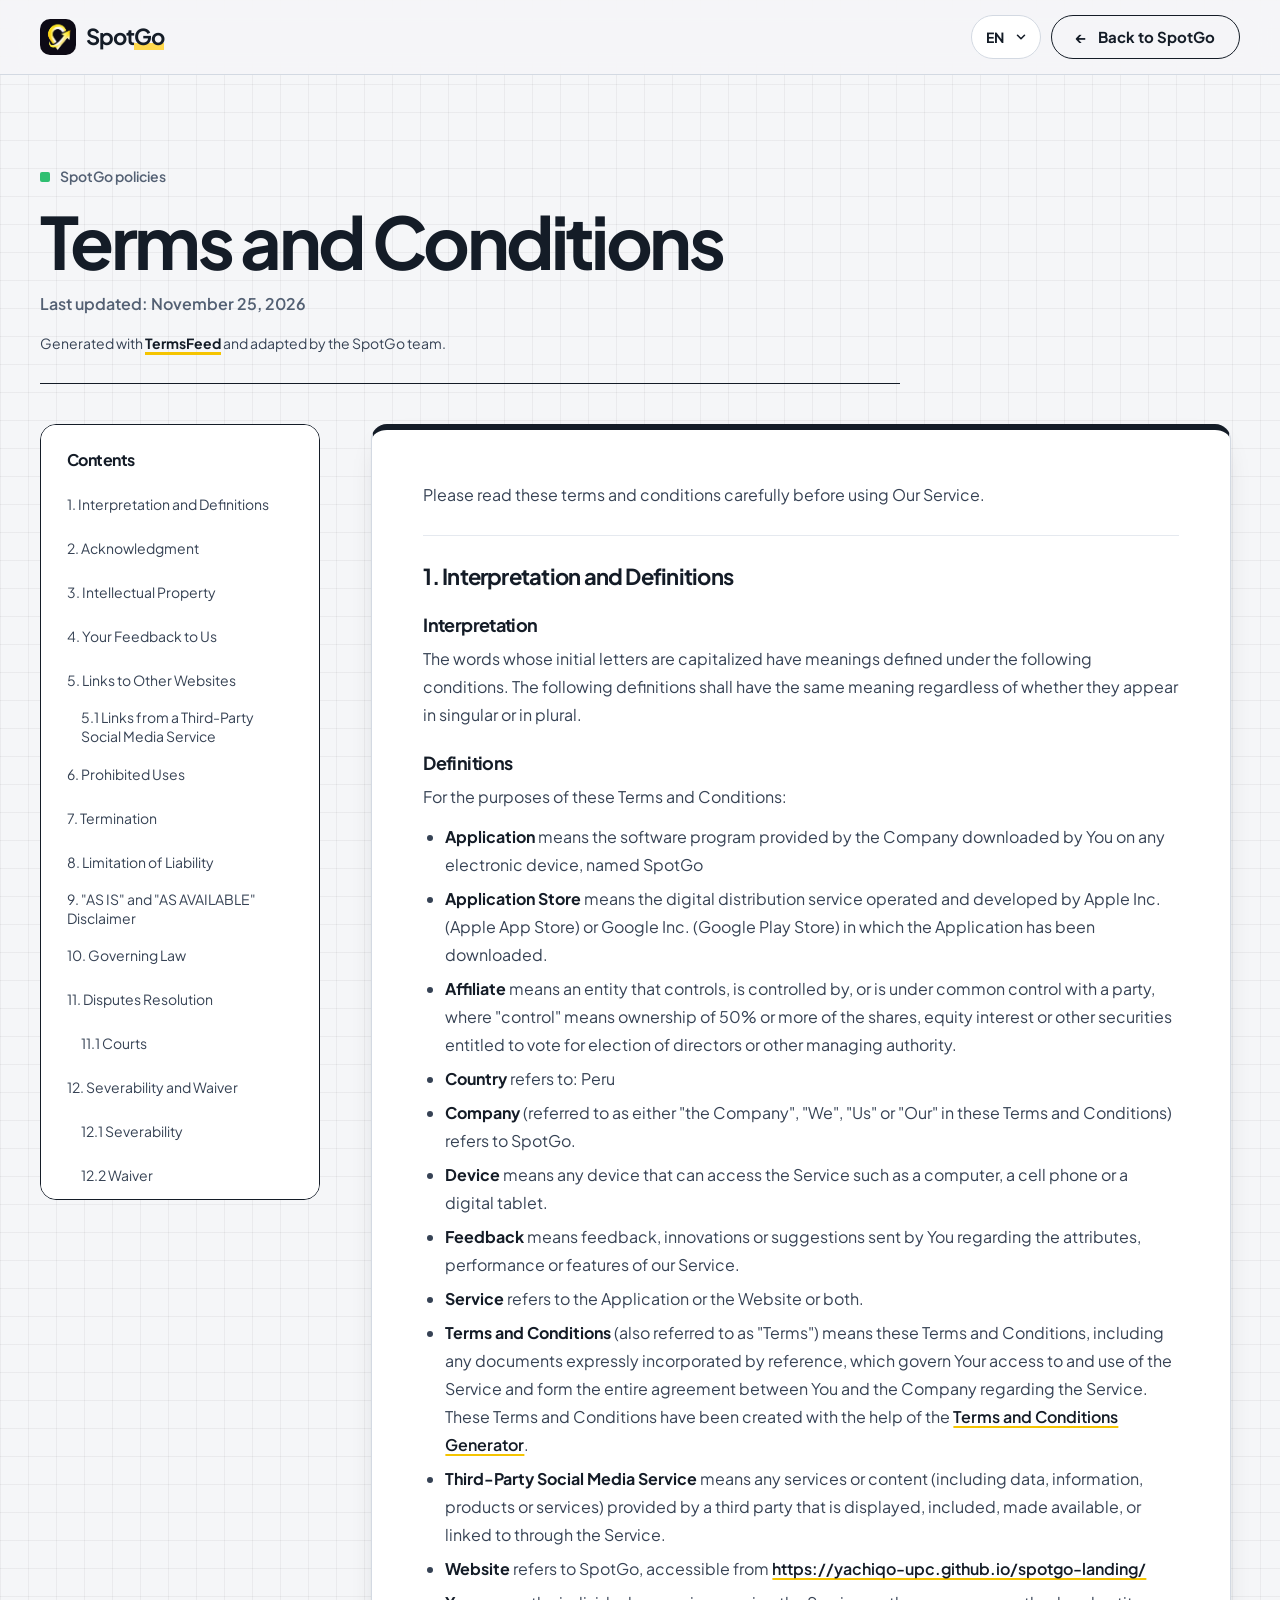
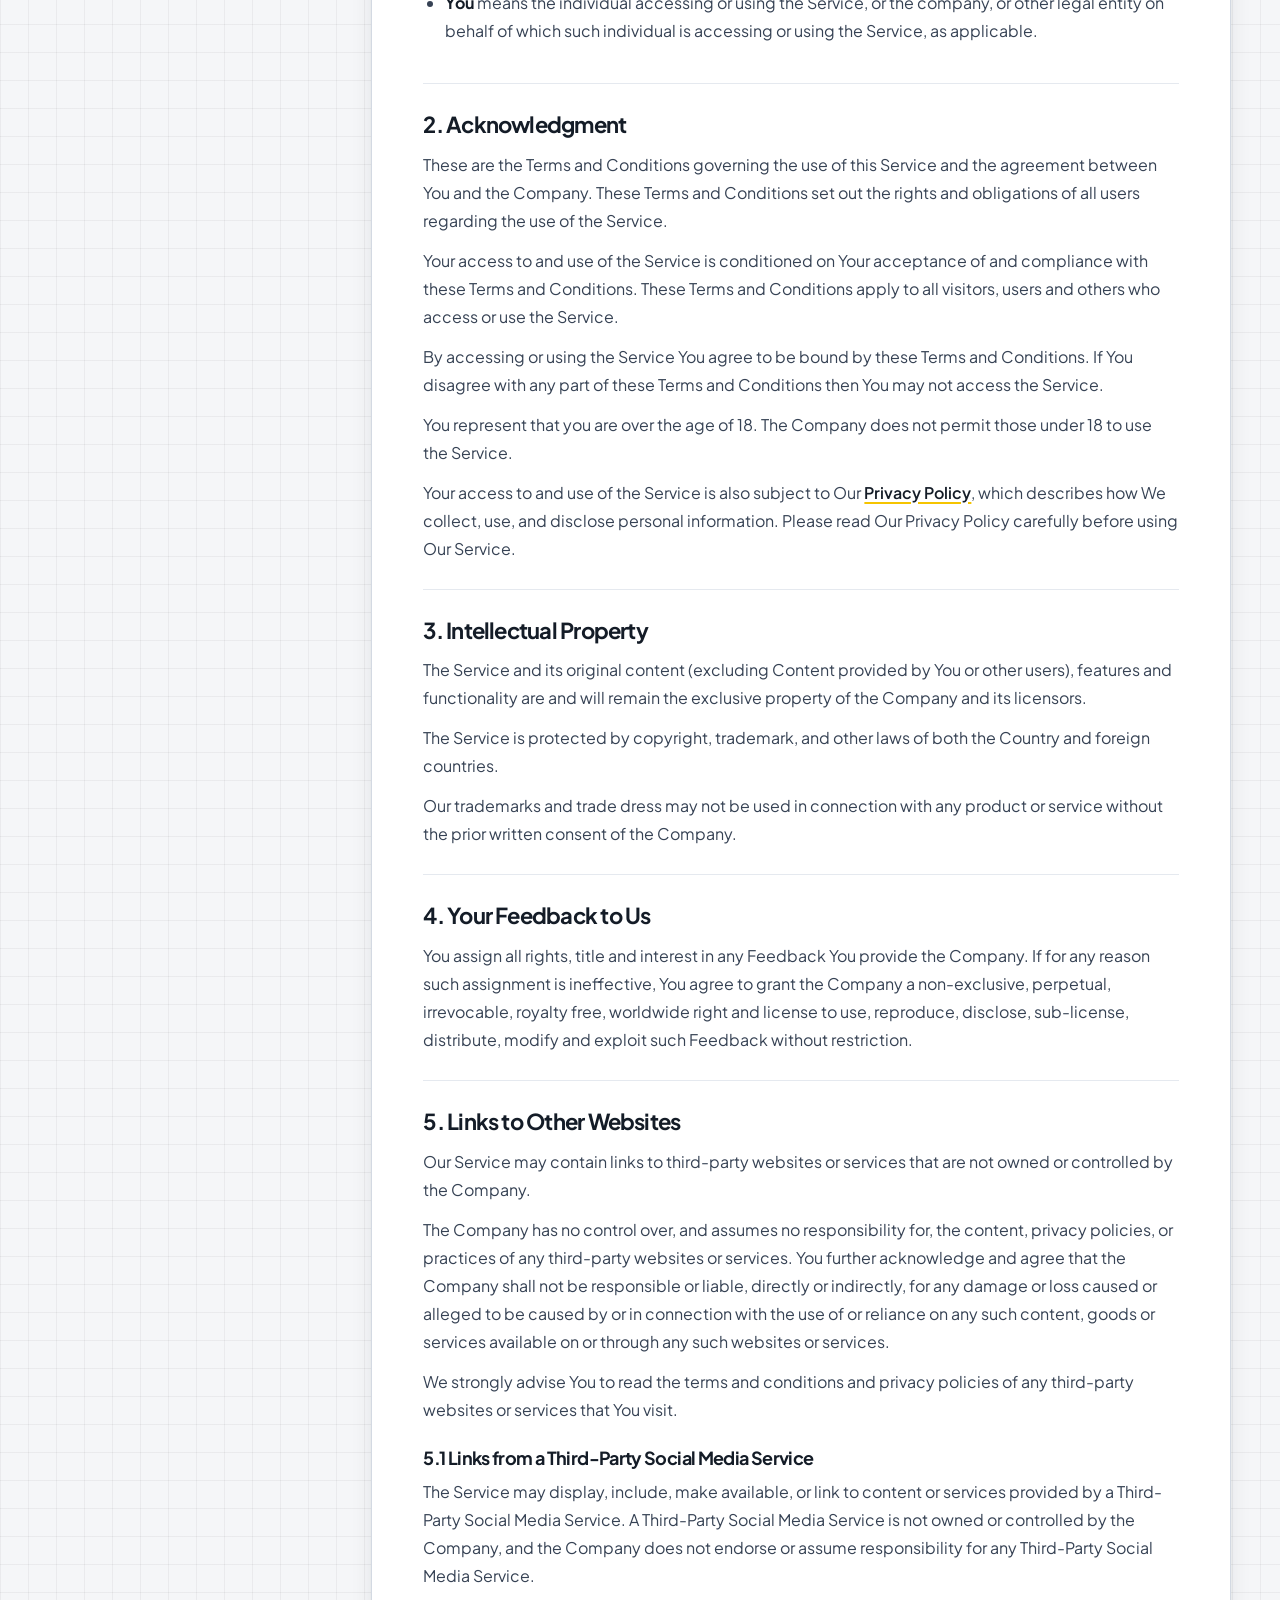
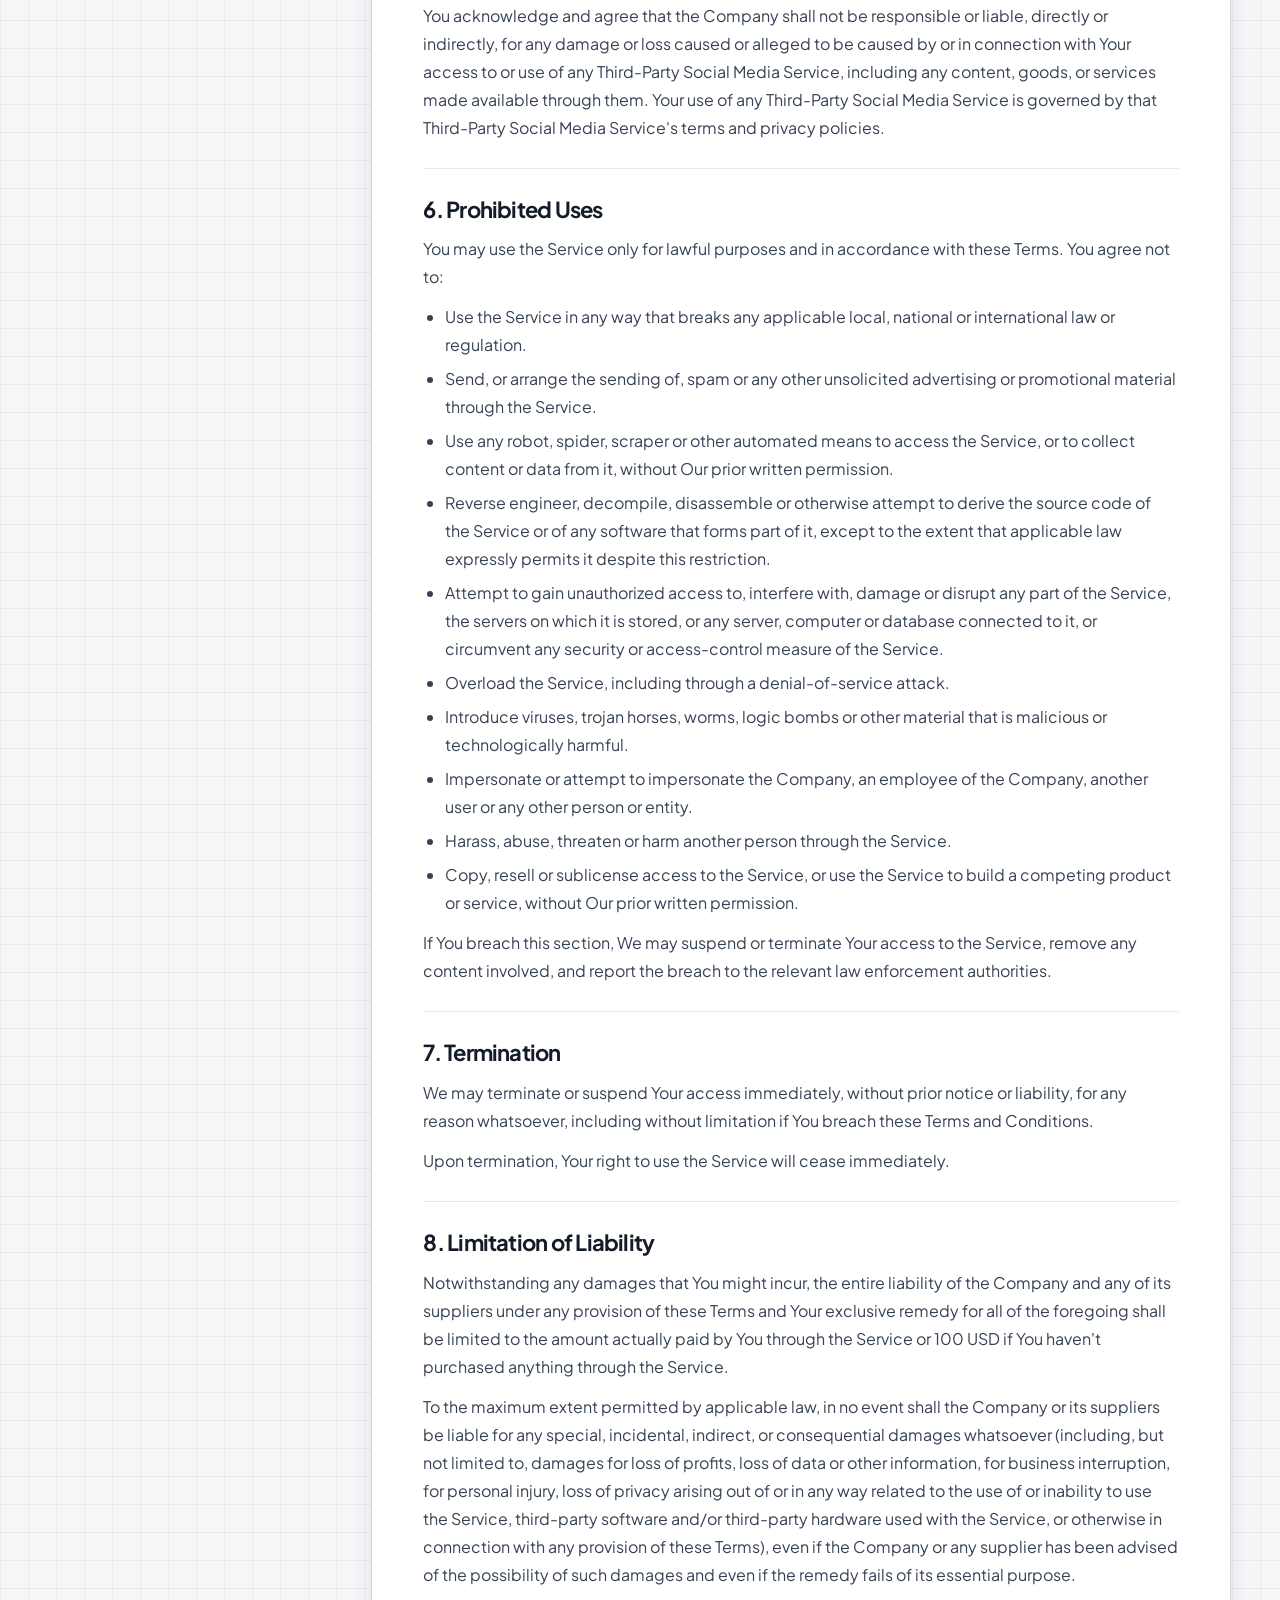
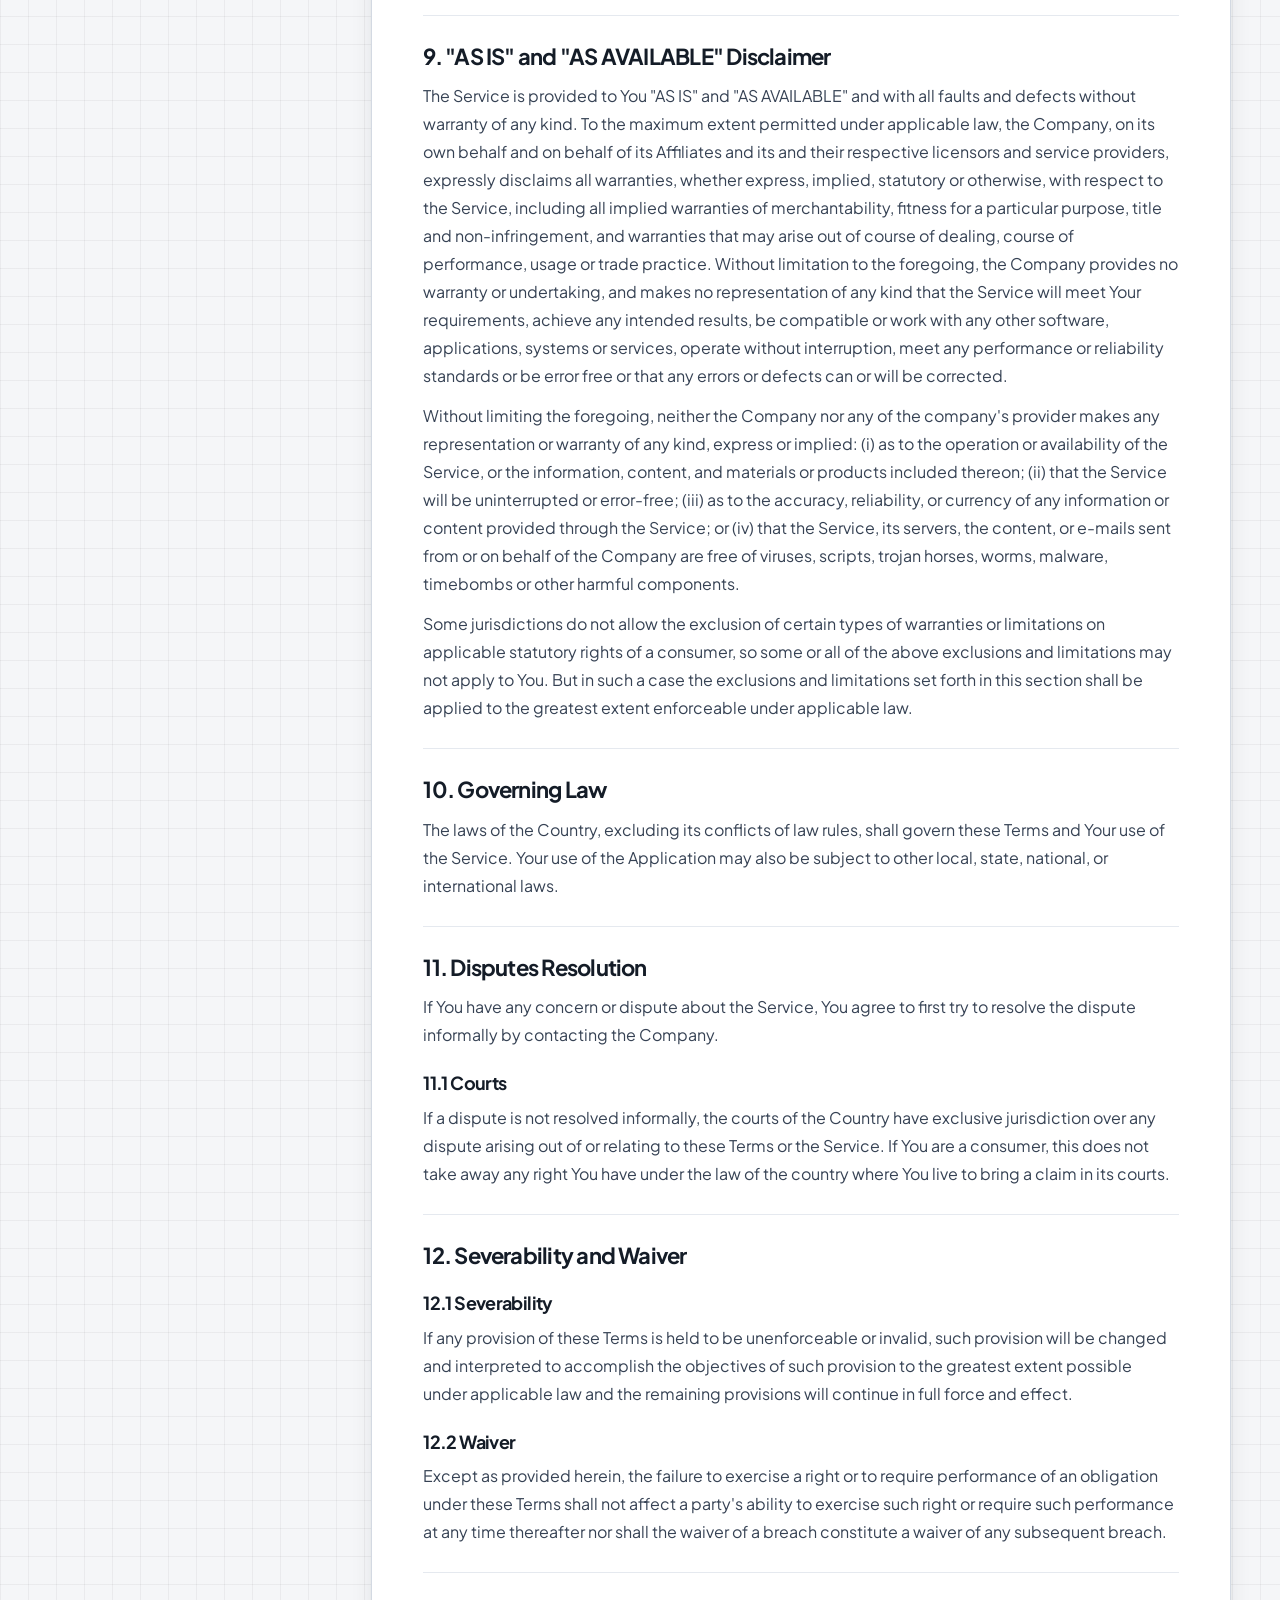
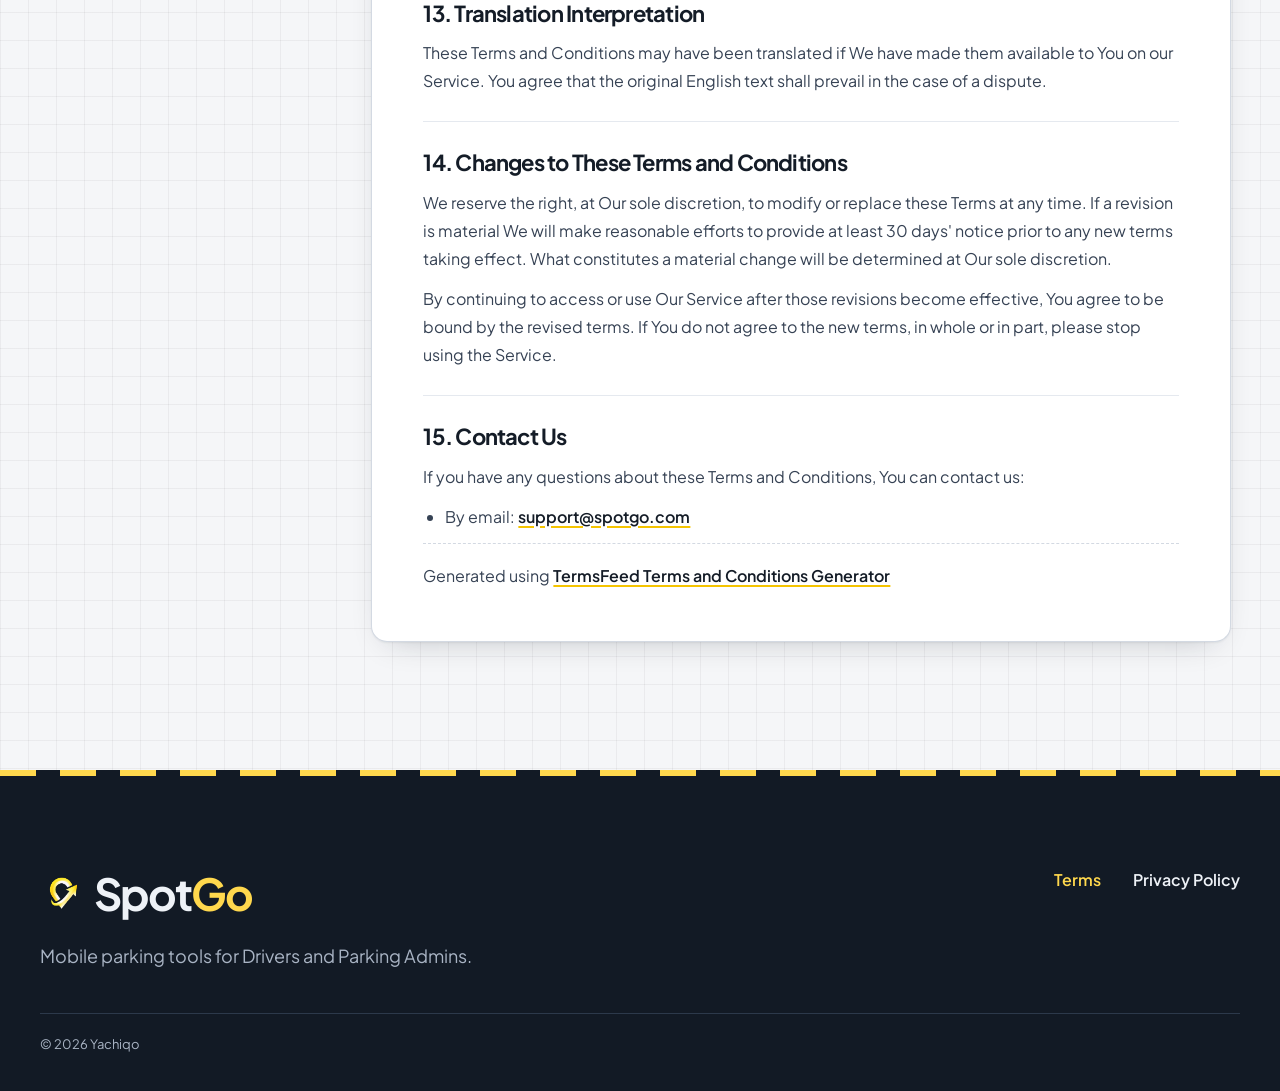
<file: terms/index.html>
<!doctype html>
<html lang="en-US" data-site-root="../" data-page-title="terms.pageTitle" data-page-description="terms.description">
  <head>
    <meta charset="UTF-8" />
    <meta name="viewport" content="width=device-width, initial-scale=1.0" />
    <meta name="theme-color" content="#f3f4f7" />
    <meta name="description" content="Read the terms for using the SpotGo Driver and SpotGo Parking Admin mobile apps and related services." />
    <title>SpotGo · Terms</title>
    <link rel="icon" type="image/png" href="../assets/spotgo-logo-w-bg.png" />
    <link rel="stylesheet" href="../styles.css" />
    <script src="../main.js" defer></script>
  </head>
  <body>
    <a class="skip-link" href="#main" data-i18n="accessibility.skip">Skip to main content</a>

    <header class="site-header">
      <nav class="nav-shell page-width legal-nav" aria-label="Main navigation" data-i18n-aria-label="accessibility.navigation">
        <a class="brand" href="../" aria-label="SpotGo home" data-i18n-aria-label="accessibility.home">
          <img src="../assets/spotgo-logo-w-bg.png" alt="" width="38" height="38" />
          <span>Spot<span class="brand-accent">Go</span></span>
        </a>
        <div class="nav-actions">
          <div class="language-picker" id="languagePicker">
            <button id="languageSelect" class="language-select" type="button" aria-label="Choose language" aria-haspopup="listbox" aria-expanded="false" aria-controls="languageOptions" data-i18n-aria-label="accessibility.language">
              <span data-language-label>EN</span>
              <svg class="language-chevron" viewBox="0 0 16 16" aria-hidden="true"><path d="m4 6 4 4 4-4" /></svg>
            </button>
            <div class="language-options" id="languageOptions" role="listbox" aria-label="Choose language" data-i18n-aria-label="accessibility.language" hidden>
              <div class="language-option" id="language-option-en" role="option" data-locale="en_US" aria-selected="true" tabindex="-1">
                <span>English</span>
              </div>
              <div class="language-option" id="language-option-es" role="option" data-locale="es_419" aria-selected="false" tabindex="-1">
                <span>Español</span>
              </div>
            </div>
          </div>
          <a class="button button-quiet legal-back" href="../">
            <span aria-hidden="true">←</span><span data-i18n="legal.back">Back to SpotGo</span>
          </a>
        </div>
      </nav>
    </header>

    <main class="legal-main page-width" id="main">
      <div class="legal-intro">
        <p class="eyebrow"><span class="eyebrow-dot"></span><span data-i18n="legal.eyebrow">SpotGo policies</span></p>
        <h1 data-i18n="terms.heading">Terms and Conditions</h1>
        <p class="legal-updated" data-i18n="terms.updated">Last updated: November 25, 2026</p>
        <p class="legal-source">
          <span data-i18n="terms.source">Generated with</span>
          <a href="https://www.termsfeed.com/terms-conditions-generator/" target="_blank" rel="noopener">TermsFeed</a>
          <span data-i18n="terms.sourceAdapted">and adapted by the SpotGo team.</span>
        </p>
      </div>

      <!--
        Terms generated with the TermsFeed Terms and Conditions Generator and adapted by the SpotGo team.
        The Spanish version (data-doc-lang="es") is a translation of the English text prepared for SpotGo.
        Only the version matching the selected page language is shown.
      -->
      <div class="legal-layout">
        <nav class="legal-toc" aria-labelledby="terms-contents">
          <h2 id="terms-contents" data-i18n="terms.contents">Contents</h2>
          <ul lang="en" data-doc-lang="en">
            <li><a href="#interpretation-and-definitions">1. Interpretation and Definitions</a></li>
            <li><a href="#acknowledgment">2. Acknowledgment</a></li>
            <li><a href="#intellectual-property">3. Intellectual Property</a></li>
            <li><a href="#your-feedback-to-us">4. Your Feedback to Us</a></li>
            <li>
              <a href="#links-to-other-websites">5. Links to Other Websites</a>
              <ul><li><a href="#links-from-a-third-party-social-media-service">5.1 Links from a Third-Party Social Media Service</a></li></ul>
            </li>
            <li><a href="#prohibited-uses">6. Prohibited Uses</a></li>
            <li><a href="#termination">7. Termination</a></li>
            <li><a href="#limitation-of-liability">8. Limitation of Liability</a></li>
            <li><a href="#as-is-and-as-available-disclaimer">9. "AS IS" and "AS AVAILABLE" Disclaimer</a></li>
            <li><a href="#governing-law">10. Governing Law</a></li>
            <li>
              <a href="#disputes-resolution">11. Disputes Resolution</a>
              <ul><li><a href="#courts">11.1 Courts</a></li></ul>
            </li>
            <li>
              <a href="#severability-and-waiver">12. Severability and Waiver</a>
              <ul>
                <li><a href="#severability">12.1 Severability</a></li>
                <li><a href="#waiver">12.2 Waiver</a></li>
              </ul>
            </li>
            <li><a href="#translation-interpretation">13. Translation Interpretation</a></li>
            <li><a href="#changes-to-these-terms-and-conditions">14. Changes to These Terms and Conditions</a></li>
            <li><a href="#contact-us">15. Contact Us</a></li>
          </ul>
          <ul lang="es" data-doc-lang="es">
            <li><a href="#interpretacion-y-definiciones">1. Interpretación y definiciones</a></li>
            <li><a href="#reconocimiento">2. Reconocimiento</a></li>
            <li><a href="#propiedad-intelectual">3. Propiedad intelectual</a></li>
            <li><a href="#sus-comentarios">4. Sus Comentarios para Nosotros</a></li>
            <li>
              <a href="#enlaces-a-otros-sitios-web">5. Enlaces a otros sitios web</a>
              <ul><li><a href="#enlaces-de-redes-sociales-de-terceros">5.1 Enlaces de un Servicio de Redes Sociales de Terceros</a></li></ul>
            </li>
            <li><a href="#usos-prohibidos">6. Usos prohibidos</a></li>
            <li><a href="#terminacion">7. Terminación</a></li>
            <li><a href="#limitacion-de-responsabilidad">8. Limitación de responsabilidad</a></li>
            <li><a href="#descargo-tal-cual">9. Descargo de responsabilidad «TAL CUAL» y «SEGÚN DISPONIBILIDAD»</a></li>
            <li><a href="#ley-aplicable">10. Ley aplicable</a></li>
            <li>
              <a href="#resolucion-de-controversias">11. Resolución de controversias</a>
              <ul><li><a href="#tribunales">11.1 Tribunales</a></li></ul>
            </li>
            <li>
              <a href="#divisibilidad-y-renuncia">12. Divisibilidad y renuncia</a>
              <ul>
                <li><a href="#divisibilidad">12.1 Divisibilidad</a></li>
                <li><a href="#renuncia">12.2 Renuncia</a></li>
              </ul>
            </li>
            <li><a href="#interpretacion-de-la-traduccion">13. Interpretación de la traducción</a></li>
            <li><a href="#cambios-en-estos-terminos">14. Cambios en estos Términos y Condiciones</a></li>
            <li><a href="#contactenos">15. Contáctenos</a></li>
          </ul>
        </nav>

        <div class="legal-docs">
          <article class="legal-document" lang="en" data-doc-lang="en" aria-label="SpotGo Terms and Conditions">
            <section>
              <p>Please read these terms and conditions carefully before using Our Service.</p>
            </section>

            <section>
              <h2 id="interpretation-and-definitions">1. Interpretation and Definitions</h2>
              <h3>Interpretation</h3>
              <p>The words whose initial letters are capitalized have meanings defined under the following conditions. The following definitions shall have the same meaning regardless of whether they appear in singular or in plural.</p>
              <h3>Definitions</h3>
              <p>For the purposes of these Terms and Conditions:</p>
              <ul>
                <li><p><strong>Application</strong> means the software program provided by the Company downloaded by You on any electronic device, named SpotGo</p></li>
                <li><p><strong>Application Store</strong> means the digital distribution service operated and developed by Apple Inc. (Apple App Store) or Google Inc. (Google Play Store) in which the Application has been downloaded.</p></li>
                <li><p><strong>Affiliate</strong> means an entity that controls, is controlled by, or is under common control with a party, where "control" means ownership of 50% or more of the shares, equity interest or other securities entitled to vote for election of directors or other managing authority.</p></li>
                <li><p><strong>Country</strong> refers to: Peru</p></li>
                <li><p><strong>Company</strong> (referred to as either "the Company", "We", "Us" or "Our" in these Terms and Conditions) refers to SpotGo.</p></li>
                <li><p><strong>Device</strong> means any device that can access the Service such as a computer, a cell phone or a digital tablet.</p></li>
                <li><p><strong>Feedback</strong> means feedback, innovations or suggestions sent by You regarding the attributes, performance or features of our Service.</p></li>
                <li><p><strong>Service</strong> refers to the Application or the Website or both.</p></li>
                <li><p><strong>Terms and Conditions</strong> (also referred to as "Terms") means these Terms and Conditions, including any documents expressly incorporated by reference, which govern Your access to and use of the Service and form the entire agreement between You and the Company regarding the Service. These Terms and Conditions have been created with the help of the <a href="https://www.termsfeed.com/terms-conditions-generator/" target="_blank" rel="noopener">Terms and Conditions Generator</a>.</p></li>
                <li><p><strong>Third-Party Social Media Service</strong> means any services or content (including data, information, products or services) provided by a third party that is displayed, included, made available, or linked to through the Service.</p></li>
                <li><p><strong>Website</strong> refers to SpotGo, accessible from <a href="https://yachiqo-upc.github.io/spotgo-landing/" rel="external nofollow noopener" target="_blank">https://yachiqo-upc.github.io/spotgo-landing/</a></p></li>
                <li><p><strong>You</strong> means the individual accessing or using the Service, or the company, or other legal entity on behalf of which such individual is accessing or using the Service, as applicable.</p></li>
              </ul>
            </section>

            <section>
              <h2 id="acknowledgment">2. Acknowledgment</h2>
              <p>These are the Terms and Conditions governing the use of this Service and the agreement between You and the Company. These Terms and Conditions set out the rights and obligations of all users regarding the use of the Service.</p>
              <p>Your access to and use of the Service is conditioned on Your acceptance of and compliance with these Terms and Conditions. These Terms and Conditions apply to all visitors, users and others who access or use the Service.</p>
              <p>By accessing or using the Service You agree to be bound by these Terms and Conditions. If You disagree with any part of these Terms and Conditions then You may not access the Service.</p>
              <p>You represent that you are over the age of 18. The Company does not permit those under 18 to use the Service.</p>
              <p>Your access to and use of the Service is also subject to Our <a href="../privacy-policy/">Privacy Policy</a>, which describes how We collect, use, and disclose personal information. Please read Our Privacy Policy carefully before using Our Service.</p>
            </section>

            <section>
              <h2 id="intellectual-property">3. Intellectual Property</h2>
              <p>The Service and its original content (excluding Content provided by You or other users), features and functionality are and will remain the exclusive property of the Company and its licensors.</p>
              <p>The Service is protected by copyright, trademark, and other laws of both the Country and foreign countries.</p>
              <p>Our trademarks and trade dress may not be used in connection with any product or service without the prior written consent of the Company.</p>
            </section>

            <section>
              <h2 id="your-feedback-to-us">4. Your Feedback to Us</h2>
              <p>You assign all rights, title and interest in any Feedback You provide the Company. If for any reason such assignment is ineffective, You agree to grant the Company a non-exclusive, perpetual, irrevocable, royalty free, worldwide right and license to use, reproduce, disclose, sub-license, distribute, modify and exploit such Feedback without restriction.</p>
            </section>

            <section>
              <h2 id="links-to-other-websites">5. Links to Other Websites</h2>
              <p>Our Service may contain links to third-party websites or services that are not owned or controlled by the Company.</p>
              <p>The Company has no control over, and assumes no responsibility for, the content, privacy policies, or practices of any third-party websites or services. You further acknowledge and agree that the Company shall not be responsible or liable, directly or indirectly, for any damage or loss caused or alleged to be caused by or in connection with the use of or reliance on any such content, goods or services available on or through any such websites or services.</p>
              <p>We strongly advise You to read the terms and conditions and privacy policies of any third-party websites or services that You visit.</p>
              <h3 id="links-from-a-third-party-social-media-service">5.1 Links from a Third-Party Social Media Service</h3>
              <p>The Service may display, include, make available, or link to content or services provided by a Third-Party Social Media Service. A Third-Party Social Media Service is not owned or controlled by the Company, and the Company does not endorse or assume responsibility for any Third-Party Social Media Service.</p>
              <p>You acknowledge and agree that the Company shall not be responsible or liable, directly or indirectly, for any damage or loss caused or alleged to be caused by or in connection with Your access to or use of any Third-Party Social Media Service, including any content, goods, or services made available through them. Your use of any Third-Party Social Media Service is governed by that Third-Party Social Media Service's terms and privacy policies.</p>
            </section>

            <section>
              <h2 id="prohibited-uses">6. Prohibited Uses</h2>
              <p>You may use the Service only for lawful purposes and in accordance with these Terms. You agree not to:</p>
              <ul>
                <li>Use the Service in any way that breaks any applicable local, national or international law or regulation.</li>
                <li>Send, or arrange the sending of, spam or any other unsolicited advertising or promotional material through the Service.</li>
                <li>Use any robot, spider, scraper or other automated means to access the Service, or to collect content or data from it, without Our prior written permission.</li>
                <li>Reverse engineer, decompile, disassemble or otherwise attempt to derive the source code of the Service or of any software that forms part of it, except to the extent that applicable law expressly permits it despite this restriction.</li>
                <li>Attempt to gain unauthorized access to, interfere with, damage or disrupt any part of the Service, the servers on which it is stored, or any server, computer or database connected to it, or circumvent any security or access-control measure of the Service.</li>
                <li>Overload the Service, including through a denial-of-service attack.</li>
                <li>Introduce viruses, trojan horses, worms, logic bombs or other material that is malicious or technologically harmful.</li>
                <li>Impersonate or attempt to impersonate the Company, an employee of the Company, another user or any other person or entity.</li>
                <li>Harass, abuse, threaten or harm another person through the Service.</li>
                <li>Copy, resell or sublicense access to the Service, or use the Service to build a competing product or service, without Our prior written permission.</li>
              </ul>
              <p>If You breach this section, We may suspend or terminate Your access to the Service, remove any content involved, and report the breach to the relevant law enforcement authorities.</p>
            </section>

            <section>
              <h2 id="termination">7. Termination</h2>
              <p>We may terminate or suspend Your access immediately, without prior notice or liability, for any reason whatsoever, including without limitation if You breach these Terms and Conditions.</p>
              <p>Upon termination, Your right to use the Service will cease immediately.</p>
            </section>

            <section>
              <h2 id="limitation-of-liability">8. Limitation of Liability</h2>
              <p>Notwithstanding any damages that You might incur, the entire liability of the Company and any of its suppliers under any provision of these Terms and Your exclusive remedy for all of the foregoing shall be limited to the amount actually paid by You through the Service or 100 USD if You haven't purchased anything through the Service.</p>
              <p>To the maximum extent permitted by applicable law, in no event shall the Company or its suppliers be liable for any special, incidental, indirect, or consequential damages whatsoever (including, but not limited to, damages for loss of profits, loss of data or other information, for business interruption, for personal injury, loss of privacy arising out of or in any way related to the use of or inability to use the Service, third-party software and/or third-party hardware used with the Service, or otherwise in connection with any provision of these Terms), even if the Company or any supplier has been advised of the possibility of such damages and even if the remedy fails of its essential purpose.</p>
            </section>

            <section>
              <h2 id="as-is-and-as-available-disclaimer">9. "AS IS" and "AS AVAILABLE" Disclaimer</h2>
              <p>The Service is provided to You "AS IS" and "AS AVAILABLE" and with all faults and defects without warranty of any kind. To the maximum extent permitted under applicable law, the Company, on its own behalf and on behalf of its Affiliates and its and their respective licensors and service providers, expressly disclaims all warranties, whether express, implied, statutory or otherwise, with respect to the Service, including all implied warranties of merchantability, fitness for a particular purpose, title and non-infringement, and warranties that may arise out of course of dealing, course of performance, usage or trade practice. Without limitation to the foregoing, the Company provides no warranty or undertaking, and makes no representation of any kind that the Service will meet Your requirements, achieve any intended results, be compatible or work with any other software, applications, systems or services, operate without interruption, meet any performance or reliability standards or be error free or that any errors or defects can or will be corrected.</p>
              <p>Without limiting the foregoing, neither the Company nor any of the company's provider makes any representation or warranty of any kind, express or implied: (i) as to the operation or availability of the Service, or the information, content, and materials or products included thereon; (ii) that the Service will be uninterrupted or error-free; (iii) as to the accuracy, reliability, or currency of any information or content provided through the Service; or (iv) that the Service, its servers, the content, or e-mails sent from or on behalf of the Company are free of viruses, scripts, trojan horses, worms, malware, timebombs or other harmful components.</p>
              <p>Some jurisdictions do not allow the exclusion of certain types of warranties or limitations on applicable statutory rights of a consumer, so some or all of the above exclusions and limitations may not apply to You. But in such a case the exclusions and limitations set forth in this section shall be applied to the greatest extent enforceable under applicable law.</p>
            </section>

            <section>
              <h2 id="governing-law">10. Governing Law</h2>
              <p>The laws of the Country, excluding its conflicts of law rules, shall govern these Terms and Your use of the Service. Your use of the Application may also be subject to other local, state, national, or international laws.</p>
            </section>

            <section>
              <h2 id="disputes-resolution">11. Disputes Resolution</h2>
              <p>If You have any concern or dispute about the Service, You agree to first try to resolve the dispute informally by contacting the Company.</p>
              <h3 id="courts">11.1 Courts</h3>
              <p>If a dispute is not resolved informally, the courts of the Country have exclusive jurisdiction over any dispute arising out of or relating to these Terms or the Service. If You are a consumer, this does not take away any right You have under the law of the country where You live to bring a claim in its courts.</p>
            </section>

            <section>
              <h2 id="severability-and-waiver">12. Severability and Waiver</h2>
              <h3 id="severability">12.1 Severability</h3>
              <p>If any provision of these Terms is held to be unenforceable or invalid, such provision will be changed and interpreted to accomplish the objectives of such provision to the greatest extent possible under applicable law and the remaining provisions will continue in full force and effect.</p>
              <h3 id="waiver">12.2 Waiver</h3>
              <p>Except as provided herein, the failure to exercise a right or to require performance of an obligation under these Terms shall not affect a party's ability to exercise such right or require such performance at any time thereafter nor shall the waiver of a breach constitute a waiver of any subsequent breach.</p>
            </section>

            <section>
              <h2 id="translation-interpretation">13. Translation Interpretation</h2>
              <p>These Terms and Conditions may have been translated if We have made them available to You on our Service. You agree that the original English text shall prevail in the case of a dispute.</p>
            </section>

            <section>
              <h2 id="changes-to-these-terms-and-conditions">14. Changes to These Terms and Conditions</h2>
              <p>We reserve the right, at Our sole discretion, to modify or replace these Terms at any time. If a revision is material We will make reasonable efforts to provide at least 30 days' notice prior to any new terms taking effect. What constitutes a material change will be determined at Our sole discretion.</p>
              <p>By continuing to access or use Our Service after those revisions become effective, You agree to be bound by the revised terms. If You do not agree to the new terms, in whole or in part, please stop using the Service.</p>
            </section>

            <section>
              <h2 id="contact-us">15. Contact Us</h2>
              <p>If you have any questions about these Terms and Conditions, You can contact us:</p>
              <ul>
                <li>By email: <a href="mailto:support@spotgo.com">support@spotgo.com</a></li>
              </ul>
              <p class="legal-credit">Generated using <a href="https://www.termsfeed.com/terms-conditions-generator/" target="_blank" rel="noopener">TermsFeed Terms and Conditions Generator</a></p>
            </section>
          </article>

          <article class="legal-document" lang="es" data-doc-lang="es" aria-label="Términos y condiciones de SpotGo">
            <section>
              <p>Lea atentamente estos términos y condiciones antes de utilizar Nuestro Servicio.</p>
            </section>

            <section>
              <h2 id="interpretacion-y-definiciones">1. Interpretación y definiciones</h2>
              <h3>Interpretación</h3>
              <p>Las palabras cuya letra inicial está en mayúscula tienen los significados definidos en las siguientes condiciones. Las siguientes definiciones tendrán el mismo significado independientemente de que aparezcan en singular o en plural.</p>
              <h3>Definiciones</h3>
              <p>A los efectos de estos Términos y Condiciones:</p>
              <ul>
                <li><p><strong>Aplicación</strong> significa el programa de software proporcionado por la Compañía y descargado por Usted en cualquier dispositivo electrónico, denominado SpotGo.</p></li>
                <li><p><strong>Tienda de Aplicaciones</strong> significa el servicio de distribución digital operado y desarrollado por Apple Inc. (Apple App Store) o Google Inc. (Google Play Store) en el que se ha descargado la Aplicación.</p></li>
                <li><p><strong>Afiliada</strong> significa una entidad que controla a una parte, es controlada por ella o está bajo control común con ella, donde «control» significa la propiedad del 50 % o más de las acciones, participaciones en el capital u otros valores con derecho a voto para la elección de directores u otra autoridad de administración.</p></li>
                <li><p><strong>País</strong> se refiere a: Perú</p></li>
                <li><p><strong>Compañía</strong> (denominada «la Compañía», «Nosotros», «Nos» o «Nuestro» en estos Términos y Condiciones) se refiere a SpotGo.</p></li>
                <li><p><strong>Dispositivo</strong> significa cualquier dispositivo que pueda acceder al Servicio, como una computadora, un teléfono celular o una tableta digital.</p></li>
                <li><p><strong>Comentarios</strong> significa los comentarios, innovaciones o sugerencias enviados por Usted sobre los atributos, el rendimiento o las funciones de nuestro Servicio.</p></li>
                <li><p><strong>Servicio</strong> se refiere a la Aplicación, al Sitio Web o a ambos.</p></li>
                <li><p><strong>Términos y Condiciones</strong> (también denominados «Términos») significa estos Términos y Condiciones, incluidos los documentos incorporados expresamente por referencia, que rigen Su acceso al Servicio y su uso, y constituyen el acuerdo completo entre Usted y la Compañía en relación con el Servicio. Estos Términos y Condiciones se han creado con la ayuda del <a href="https://www.termsfeed.com/terms-conditions-generator/" target="_blank" rel="noopener">Generador de Términos y Condiciones</a>.</p></li>
                <li><p><strong>Servicio de Redes Sociales de Terceros</strong> significa cualquier servicio o contenido (incluidos datos, información, productos o servicios) proporcionado por un tercero que se muestre, se incluya, se ponga a disposición o se enlace a través del Servicio.</p></li>
                <li><p><strong>Sitio Web</strong> se refiere a SpotGo, accesible desde <a href="https://yachiqo-upc.github.io/spotgo-landing/" rel="external nofollow noopener" target="_blank">https://yachiqo-upc.github.io/spotgo-landing/</a></p></li>
                <li><p><strong>Usted</strong> significa la persona que accede al Servicio o lo utiliza, o la empresa u otra entidad jurídica en nombre de la cual dicha persona accede al Servicio o lo utiliza, según corresponda.</p></li>
              </ul>
            </section>

            <section>
              <h2 id="reconocimiento">2. Reconocimiento</h2>
              <p>Estos son los Términos y Condiciones que rigen el uso de este Servicio y el acuerdo entre Usted y la Compañía. Estos Términos y Condiciones establecen los derechos y las obligaciones de todos los usuarios en relación con el uso del Servicio.</p>
              <p>Su acceso al Servicio y su uso están condicionados a que Usted acepte y cumpla estos Términos y Condiciones. Estos Términos y Condiciones se aplican a todos los visitantes, usuarios y demás personas que acceden al Servicio o lo utilizan.</p>
              <p>Al acceder al Servicio o utilizarlo, Usted acepta quedar obligado por estos Términos y Condiciones. Si no está de acuerdo con alguna parte de estos Términos y Condiciones, no podrá acceder al Servicio.</p>
              <p>Usted declara que es mayor de 18 años. La Compañía no permite que las personas menores de 18 años utilicen el Servicio.</p>
              <p>Su acceso al Servicio y su uso también están sujetos a Nuestra <a href="../privacy-policy/">Política de Privacidad</a>, que describe cómo recopilamos, usamos y divulgamos la información personal. Lea atentamente Nuestra Política de Privacidad antes de utilizar Nuestro Servicio.</p>
            </section>

            <section>
              <h2 id="propiedad-intelectual">3. Propiedad intelectual</h2>
              <p>El Servicio y su contenido original (excluido el Contenido proporcionado por Usted u otros usuarios), sus características y su funcionalidad son y seguirán siendo propiedad exclusiva de la Compañía y de sus licenciantes.</p>
              <p>El Servicio está protegido por derechos de autor, marcas comerciales y otras leyes tanto del País como de otros países.</p>
              <p>Nuestras marcas comerciales y nuestra imagen comercial no pueden utilizarse en relación con ningún producto o servicio sin el consentimiento previo por escrito de la Compañía.</p>
            </section>

            <section>
              <h2 id="sus-comentarios">4. Sus Comentarios para Nosotros</h2>
              <p>Usted cede todos los derechos, títulos e intereses sobre cualquier Comentario que proporcione a la Compañía. Si por cualquier motivo dicha cesión no fuera efectiva, Usted acepta otorgar a la Compañía un derecho y una licencia no exclusivos, perpetuos, irrevocables, libres de regalías y de alcance mundial para usar, reproducir, divulgar, sublicenciar, distribuir, modificar y explotar dichos Comentarios sin restricción alguna.</p>
            </section>

            <section>
              <h2 id="enlaces-a-otros-sitios-web">5. Enlaces a otros sitios web</h2>
              <p>Nuestro Servicio puede contener enlaces a sitios web o servicios de terceros que no son propiedad de la Compañía ni están controlados por ella.</p>
              <p>La Compañía no tiene control sobre el contenido, las políticas de privacidad ni las prácticas de los sitios web o servicios de terceros, y no asume ninguna responsabilidad por ellos. Además, Usted reconoce y acepta que la Compañía no será responsable, directa ni indirectamente, de ningún daño o pérdida causado o presuntamente causado por el uso de cualquier contenido, bien o servicio disponible en dichos sitios web o servicios o a través de ellos, o por la confianza depositada en ellos, ni en relación con ello.</p>
              <p>Le recomendamos encarecidamente que lea los términos y condiciones y las políticas de privacidad de cualquier sitio web o servicio de terceros que visite.</p>
              <h3 id="enlaces-de-redes-sociales-de-terceros">5.1 Enlaces de un Servicio de Redes Sociales de Terceros</h3>
              <p>El Servicio puede mostrar, incluir, poner a disposición o enlazar contenido o servicios proporcionados por un Servicio de Redes Sociales de Terceros. Un Servicio de Redes Sociales de Terceros no es propiedad de la Compañía ni está controlado por ella, y la Compañía no respalda ningún Servicio de Redes Sociales de Terceros ni asume responsabilidad por él.</p>
              <p>Usted reconoce y acepta que la Compañía no será responsable, directa ni indirectamente, de ningún daño o pérdida causado o presuntamente causado por Su acceso a cualquier Servicio de Redes Sociales de Terceros o su uso, incluido cualquier contenido, bien o servicio puesto a disposición a través de ellos, ni en relación con ello. Su uso de cualquier Servicio de Redes Sociales de Terceros se rige por los términos y las políticas de privacidad de dicho Servicio de Redes Sociales de Terceros.</p>
            </section>

            <section>
              <h2 id="usos-prohibidos">6. Usos prohibidos</h2>
              <p>Usted puede utilizar el Servicio únicamente con fines lícitos y de conformidad con estos Términos. Usted acepta no:</p>
              <ul>
                <li>Utilizar el Servicio de cualquier forma que infrinja cualquier ley o reglamento local, nacional o internacional aplicable.</li>
                <li>Enviar, o disponer el envío de, spam o cualquier otro material publicitario o promocional no solicitado a través del Servicio.</li>
                <li>Utilizar cualquier robot, araña, scraper u otro medio automatizado para acceder al Servicio, o para recopilar contenido o datos de él, sin Nuestro permiso previo por escrito.</li>
                <li>Aplicar ingeniería inversa, descompilar, desensamblar o intentar de cualquier otro modo obtener el código fuente del Servicio o de cualquier software que forme parte de él, excepto en la medida en que la ley aplicable lo permita expresamente a pesar de esta restricción.</li>
                <li>Intentar obtener acceso no autorizado a cualquier parte del Servicio, a los servidores en los que se almacena o a cualquier servidor, computadora o base de datos conectados a él, interferir en ellos, dañarlos o interrumpirlos, o eludir cualquier medida de seguridad o de control de acceso del Servicio.</li>
                <li>Sobrecargar el Servicio, incluso mediante un ataque de denegación de servicio.</li>
                <li>Introducir virus, troyanos, gusanos, bombas lógicas u otro material malicioso o tecnológicamente dañino.</li>
                <li>Suplantar o intentar suplantar a la Compañía, a un empleado de la Compañía, a otro usuario o a cualquier otra persona o entidad.</li>
                <li>Acosar, maltratar, amenazar o dañar a otra persona a través del Servicio.</li>
                <li>Copiar, revender o sublicenciar el acceso al Servicio, o utilizar el Servicio para crear un producto o servicio competidor, sin Nuestro permiso previo por escrito.</li>
              </ul>
              <p>Si Usted incumple esta sección, Nosotros podemos suspender o cancelar Su acceso al Servicio, eliminar cualquier contenido involucrado y denunciar el incumplimiento ante las autoridades policiales competentes.</p>
            </section>

            <section>
              <h2 id="terminacion">7. Terminación</h2>
              <p>Podemos cancelar o suspender Su acceso de inmediato, sin previo aviso ni responsabilidad, por cualquier motivo, incluido, entre otros, el incumplimiento de estos Términos y Condiciones por parte de Usted.</p>
              <p>Tras la terminación, Su derecho a utilizar el Servicio cesará de inmediato.</p>
            </section>

            <section>
              <h2 id="limitacion-de-responsabilidad">8. Limitación de responsabilidad</h2>
              <p>Sin perjuicio de los daños en que Usted pudiera incurrir, la responsabilidad total de la Compañía y de cualquiera de sus proveedores en virtud de cualquier disposición de estos Términos, y Su recurso exclusivo por todo lo anterior, se limitará al importe efectivamente pagado por Usted a través del Servicio o a 100 USD si Usted no ha comprado nada a través del Servicio.</p>
              <p>En la máxima medida permitida por la ley aplicable, en ningún caso la Compañía o sus proveedores serán responsables de ningún daño especial, incidental, indirecto o consecuente de ningún tipo (incluidos, entre otros, los daños por pérdida de beneficios, pérdida de datos u otra información, interrupción del negocio, lesiones personales o pérdida de privacidad derivados del uso o de la imposibilidad de uso del Servicio, del software o hardware de terceros utilizado con el Servicio, o relacionados de algún modo con ello, o de otro modo en relación con cualquier disposición de estos Términos), incluso si se ha advertido a la Compañía o a cualquier proveedor de la posibilidad de dichos daños e incluso si el recurso no cumple su propósito esencial.</p>
            </section>

            <section>
              <h2 id="descargo-tal-cual">9. Descargo de responsabilidad «TAL CUAL» y «SEGÚN DISPONIBILIDAD»</h2>
              <p>El Servicio se le proporciona «TAL CUAL» y «SEGÚN DISPONIBILIDAD», con todas sus fallas y defectos y sin garantía de ningún tipo. En la máxima medida permitida por la ley aplicable, la Compañía, en su propio nombre y en nombre de sus Afiliadas y de sus respectivos licenciantes y proveedores de servicios, renuncia expresamente a todas las garantías, ya sean expresas, implícitas, legales o de otro tipo, con respecto al Servicio, incluidas todas las garantías implícitas de comerciabilidad, idoneidad para un fin determinado, titularidad y no infracción, así como las garantías que puedan derivarse del curso de las negociaciones, del curso de la ejecución, del uso o de las prácticas comerciales. Sin limitar lo anterior, la Compañía no ofrece ninguna garantía ni compromiso, ni hace ninguna declaración de ningún tipo, de que el Servicio cumplirá Sus requisitos, logrará los resultados previstos, será compatible o funcionará con cualquier otro software, aplicación, sistema o servicio, funcionará sin interrupciones, cumplirá cualquier estándar de rendimiento o fiabilidad o estará libre de errores, ni de que cualquier error o defecto pueda corregirse o vaya a corregirse.</p>
              <p>Sin limitar lo anterior, ni la Compañía ni ninguno de los proveedores de la compañía hace ninguna declaración ni ofrece ninguna garantía de ningún tipo, expresa o implícita: (i) en cuanto al funcionamiento o la disponibilidad del Servicio, o a la información, el contenido y los materiales o productos incluidos en él; (ii) de que el Servicio será ininterrumpido o estará libre de errores; (iii) en cuanto a la exactitud, la fiabilidad o la vigencia de cualquier información o contenido proporcionado a través del Servicio; o (iv) de que el Servicio, sus servidores, el contenido o los correos electrónicos enviados por la Compañía o en su nombre estén libres de virus, scripts, troyanos, gusanos, malware, bombas de tiempo u otros componentes dañinos.</p>
              <p>Algunas jurisdicciones no permiten la exclusión de ciertos tipos de garantías ni las limitaciones de los derechos legales aplicables de un consumidor, por lo que algunas o todas las exclusiones y limitaciones anteriores pueden no aplicarse a Usted. Sin embargo, en tal caso, las exclusiones y limitaciones establecidas en esta sección se aplicarán en la mayor medida exigible conforme a la ley aplicable.</p>
            </section>

            <section>
              <h2 id="ley-aplicable">10. Ley aplicable</h2>
              <p>Las leyes del País, con exclusión de sus normas sobre conflictos de leyes, regirán estos Términos y Su uso del Servicio. Su uso de la Aplicación también puede estar sujeto a otras leyes locales, estatales, nacionales o internacionales.</p>
            </section>

            <section>
              <h2 id="resolucion-de-controversias">11. Resolución de controversias</h2>
              <p>Si tiene alguna inquietud o controversia sobre el Servicio, Usted acepta intentar primero resolver la controversia de manera informal contactando a la Compañía.</p>
              <h3 id="tribunales">11.1 Tribunales</h3>
              <p>Si una controversia no se resuelve de manera informal, los tribunales del País tendrán jurisdicción exclusiva sobre cualquier controversia que surja de estos Términos o del Servicio, o que esté relacionada con ellos. Si Usted es consumidor, esto no lo priva de ningún derecho que tenga, conforme a la ley del país donde vive, a presentar una reclamación ante sus tribunales.</p>
            </section>

            <section>
              <h2 id="divisibilidad-y-renuncia">12. Divisibilidad y renuncia</h2>
              <h3 id="divisibilidad">12.1 Divisibilidad</h3>
              <p>Si alguna disposición de estos Términos se considera inaplicable o inválida, dicha disposición se modificará e interpretará para lograr sus objetivos en la mayor medida posible conforme a la ley aplicable, y las disposiciones restantes continuarán en pleno vigor y efecto.</p>
              <h3 id="renuncia">12.2 Renuncia</h3>
              <p>Salvo lo dispuesto en el presente documento, el hecho de no ejercer un derecho o de no exigir el cumplimiento de una obligación en virtud de estos Términos no afectará la facultad de una parte de ejercer dicho derecho o de exigir dicho cumplimiento en cualquier momento posterior, y la renuncia a un incumplimiento no constituirá una renuncia a ningún incumplimiento posterior.</p>
            </section>

            <section>
              <h2 id="interpretacion-de-la-traduccion">13. Interpretación de la traducción</h2>
              <p>Estos Términos y Condiciones pueden haberse traducido si Nosotros los hemos puesto a Su disposición en nuestro Servicio. Usted acepta que el texto original en inglés prevalecerá en caso de controversia.</p>
            </section>

            <section>
              <h2 id="cambios-en-estos-terminos">14. Cambios en estos Términos y Condiciones</h2>
              <p>Nos reservamos el derecho, a Nuestra entera discreción, de modificar o reemplazar estos Términos en cualquier momento. Si una revisión es sustancial, haremos esfuerzos razonables para avisar con al menos 30 días de antelación antes de que los nuevos términos entren en vigor. Lo que constituye un cambio sustancial se determinará a Nuestra entera discreción.</p>
              <p>Al continuar accediendo a Nuestro Servicio o utilizándolo después de que dichas revisiones entren en vigor, Usted acepta quedar obligado por los términos revisados. Si no está de acuerdo con los nuevos términos, en todo o en parte, deje de utilizar el Servicio.</p>
            </section>

            <section>
              <h2 id="contactenos">15. Contáctenos</h2>
              <p>Si tiene alguna pregunta sobre estos Términos y Condiciones, puede contactarnos:</p>
              <ul>
                <li>Por correo electrónico: <a href="mailto:support@spotgo.com">support@spotgo.com</a></li>
              </ul>
              <p class="legal-credit">Texto original generado con el <a href="https://www.termsfeed.com/terms-conditions-generator/" target="_blank" rel="noopener">Generador de Términos y Condiciones de TermsFeed</a></p>
            </section>
          </article>
        </div>
      </div>
    </main>

    <footer class="legal-footer">
      <div class="page-width legal-footer-inner">
        <a class="brand footer-brand" href="../" aria-label="SpotGo home" data-i18n-aria-label="accessibility.home">
          <img src="../assets/spotgo-logo.png" alt="" width="36" height="36" />
          <span>Spot<span class="brand-accent">Go</span></span>
        </a>
        <p data-i18n="footer.tagline">Mobile parking tools for Drivers and Parking Admins.</p>
        <div class="legal-footer-links">
          <a href="../terms/" data-i18n="footer.terms" aria-current="page">Terms</a>
          <a href="../privacy-policy/" data-i18n="footer.privacy">Privacy Policy</a>
        </div>
        <small data-i18n="footer.copyright">© 2026 Yachiqo</small>
      </div>
    </footer>
  </body>
</html>
</file>
<file: styles.css>
@font-face {
  font-family: "Plus Jakarta Sans";
  src: url("assets/plus-jakarta-sans.ttf") format("truetype");
  font-style: normal;
  font-weight: 400 700;
  font-display: swap;
}

/*
  SpotGo visual system: technical floor-plan language.
  Light drafting paper, slate ink lines, yellow marks the selected bay or the main action,
  green marks availability. Dark surfaces are reserved for the operations console, the video
  stage and the footer.
*/
:root {
  color-scheme: light;
  font-family: "Plus Jakarta Sans", "Segoe UI", sans-serif;
  font-synthesis: none;
  text-rendering: optimizeLegibility;

  --paper: #f5f6f8;
  --sheet: #ffffff;
  --ink: #141c27;
  --ink-2: #263244;
  --slate: #536073;
  --body: #364254;
  --line: #d3d9e2;
  --line-soft: #e5e9ef;
  --grid: rgb(20 28 39 / 5%);

  --signal: #ffd84d;
  --signal-deep: #f5c400;
  --signal-soft: #fff4c7;
  --go: #2fbf71;
  --go-ink: #0f6b3e;
  --go-soft: #dcf5e7;

  --console: #121a25;
  --console-2: #1b2532;
  --console-line: #2c394b;
  --on-dark: #eef2f7;
  --on-dark-2: #a9b4c4;

  --radius-xs: 6px;
  --radius-sm: 10px;
  --radius-md: 16px;
  --radius-lg: 28px;
  --radius-device: 34px;

  --shadow-device: 0 2px 4px rgb(20 28 39 / 10%), 0 36px 60px -28px rgb(20 28 39 / 55%);
  --shadow-soft: 0 1px 2px rgb(20 28 39 / 6%), 0 12px 32px -18px rgb(20 28 39 / 30%);

  --text-sm: 14px;
  --text-base: 16px;
  --text-md: 18px;
  --text-lg: 22px;
  --text-xl: clamp(26px, 2.6vw, 32px);
  --text-2xl: clamp(34px, 4.2vw, 54px);
  --text-hero: clamp(46px, 6.6vw, 92px);

  --page-width: 1200px;
  --gutter: 40px;
  --section-space: clamp(88px, 11vw, 148px);
  --ease: cubic-bezier(0.2, 0.7, 0.2, 1);
}

* {
  box-sizing: border-box;
}

html {
  min-width: 320px;
  scroll-behavior: smooth;
  scroll-padding-top: 96px;
}

body {
  min-width: 320px;
  margin: 0;
  background: var(--paper);
  color: var(--ink);
  font-size: var(--text-base);
  line-height: 1.6;
}

body,
button {
  font-family: inherit;
}

button,
a {
  -webkit-tap-highlight-color: transparent;
}

button {
  color: inherit;
}

a {
  color: inherit;
  text-decoration: none;
}

:focus-visible {
  outline: 3px solid var(--ink);
  outline-offset: 3px;
  box-shadow: 0 0 0 7px rgb(255 216 77 / 60%);
}

img {
  display: block;
  max-width: 100%;
}

h1,
h2,
h3,
p {
  margin-top: 0;
}

h1,
h2,
h3 {
  color: var(--ink);
  letter-spacing: -0.035em;
  text-wrap: balance;
}

.page-width {
  width: min(var(--page-width), calc(100% - var(--gutter) * 2));
  margin-inline: auto;
}

/* Drafting paper: the faint grid used behind plan-like surfaces. */
.hero,
.how-section,
body:has(.legal-main),
.apps-dialog {
  background-image:
    linear-gradient(var(--grid) 1px, transparent 1px),
    linear-gradient(90deg, var(--grid) 1px, transparent 1px);
  background-size: 28px 28px;
}

.visually-hidden,
.skip-link:not(:focus) {
  position: absolute;
  width: 1px;
  height: 1px;
  overflow: hidden;
  clip: rect(0, 0, 0, 0);
  white-space: nowrap;
  clip-path: inset(50%);
}

.skip-link:focus {
  position: fixed;
  z-index: 40;
  top: 12px;
  left: 12px;
  padding: 10px 14px;
  border-radius: var(--radius-xs);
  background: var(--ink);
  color: var(--on-dark);
  font-weight: 700;
}

/* ---------- Header ---------- */

.site-header {
  position: sticky;
  z-index: 20;
  top: 0;
  border-bottom: 1px solid var(--line);
  background: rgb(245 246 248 / 90%);
  backdrop-filter: saturate(1.3) blur(14px);
}

.nav-shell {
  display: flex;
  min-height: 74px;
  align-items: center;
  justify-content: space-between;
  gap: 24px;
}

.brand {
  display: inline-flex;
  flex: 0 0 auto;
  min-height: 44px;
  align-items: center;
  gap: 10px;
  color: var(--ink);
  font-size: 22px;
  font-weight: 700;
  letter-spacing: -0.045em;
}

.brand img {
  width: 36px;
  height: 36px;
  border-radius: 10px;
  object-fit: cover;
}

.brand-accent {
  color: var(--ink);
  box-shadow: inset 0 -0.32em 0 var(--signal);
}

.nav-links {
  display: flex;
  align-items: center;
  gap: 2px;
  margin: 0;
  padding: 0;
  list-style: none;
}

.nav-links a {
  position: relative;
  display: flex;
  min-height: 44px;
  align-items: center;
  padding: 0 12px;
  color: var(--slate);
  font-size: var(--text-sm);
  font-weight: 600;
  transition: color 160ms ease;
}

.nav-links a::after {
  position: absolute;
  right: 12px;
  bottom: 8px;
  left: 12px;
  height: 2px;
  background: var(--signal-deep);
  content: "";
  transform: scaleX(0);
  transform-origin: left;
  transition: transform 200ms var(--ease);
}

.nav-links a:hover {
  color: var(--ink);
}

.nav-links a:hover::after {
  transform: scaleX(1);
}

.nav-actions {
  display: flex;
  flex: 0 0 auto;
  align-items: center;
  gap: 10px;
}

.language-picker {
  position: relative;
  z-index: 22;
}

.language-select {
  display: inline-flex;
  min-width: 70px;
  min-height: 44px;
  align-items: center;
  justify-content: space-between;
  gap: 10px;
  padding: 0 12px 0 14px;
  border: 1.5px solid var(--line);
  border-radius: 999px;
  background: var(--sheet);
  color: var(--ink);
  font-size: var(--text-sm);
  font-weight: 700;
  cursor: pointer;
  transition: border-color 160ms ease;
}

.language-select:hover,
.language-select[aria-expanded="true"] {
  border-color: var(--ink);
}

.language-chevron {
  width: 14px;
  height: 14px;
  flex: 0 0 auto;
  fill: none;
  stroke: currentColor;
  stroke-linecap: round;
  stroke-linejoin: round;
  stroke-width: 1.8;
  transition: transform 160ms ease;
}

.language-select[aria-expanded="true"] .language-chevron {
  transform: rotate(180deg);
}

.language-options[hidden] {
  display: none;
}

.language-options {
  position: absolute;
  top: calc(100% + 8px);
  right: 0;
  width: 156px;
  margin: 0;
  padding: 6px;
  border: 1px solid var(--line);
  border-radius: var(--radius-md);
  background: var(--sheet);
  box-shadow: var(--shadow-soft);
}

.language-option {
  display: flex;
  min-height: 44px;
  align-items: center;
  justify-content: space-between;
  padding: 0 12px;
  border-radius: var(--radius-sm);
  color: var(--body);
  font-size: var(--text-sm);
  font-weight: 600;
  cursor: pointer;
}

.language-option:hover,
.language-option:focus-visible {
  background: var(--paper);
  color: var(--ink);
}

.language-option:focus-visible {
  outline: 2px solid var(--ink);
  outline-offset: -2px;
  box-shadow: none;
}

.language-option[aria-selected="true"] {
  background: var(--signal-soft);
  color: var(--ink);
}

.language-option[aria-selected="true"]::after {
  width: 9px;
  height: 9px;
  border-radius: 2px;
  background: var(--ink);
  content: "";
}

/* ---------- Buttons ---------- */

.button {
  display: inline-flex;
  min-height: 50px;
  align-items: center;
  justify-content: center;
  gap: 10px;
  padding: 0 24px;
  border: 1.5px solid transparent;
  border-radius: 999px;
  font-size: 15px;
  font-weight: 700;
  line-height: 1.2;
  cursor: pointer;
  transition: background-color 160ms ease, color 160ms ease, border-color 160ms ease, transform 160ms var(--ease);
}

.button:active {
  transform: translateY(1px);
}

.button-primary {
  background: var(--ink);
  color: var(--sheet);
}

.button-primary:hover {
  background: var(--ink-2);
}

.button-outline,
.button-quiet {
  border-color: var(--ink);
  background: transparent;
  color: var(--ink);
}

.button-outline:hover,
.button-quiet:hover {
  background: var(--signal);
}

.menu-toggle,
.nav-mobile-action {
  display: none;
}

/* ---------- Shared headings ---------- */

.eyebrow {
  display: inline-flex;
  align-items: center;
  gap: 10px;
  margin: 0 0 18px;
  color: var(--slate);
  font-size: var(--text-sm);
  font-weight: 600;
  line-height: 1.4;
}

.eyebrow-dot {
  width: 10px;
  height: 10px;
  flex: 0 0 auto;
  border-radius: 2px;
  background: var(--go);
}

.split-heading {
  display: grid;
  grid-template-columns: minmax(0, 1.25fr) minmax(0, 1fr);
  align-items: end;
  gap: 24px 64px;
  margin-bottom: clamp(48px, 6vw, 80px);
  padding-bottom: 28px;
  border-bottom: 1.5px solid var(--ink);
}

.split-heading h2,
.media-heading h2,
.faq-heading h2 {
  margin: 0;
  font-size: var(--text-2xl);
  line-height: 1.02;
}

.split-heading > p {
  max-width: 34em;
  margin: 0;
  color: var(--body);
  font-size: var(--text-md);
  line-height: 1.6;
}

/* ---------- Hero ---------- */

.hero {
  padding-block: clamp(40px, 6vw, 80px) clamp(72px, 9vw, 120px);
  border-bottom: 1px solid var(--line);
}

.hero-grid {
  display: grid;
  grid-template-columns: minmax(0, 0.84fr) minmax(0, 1.16fr);
  align-items: center;
  gap: clamp(28px, 3.4vw, 56px);
}

.hero h1 {
  margin-bottom: 26px;
  font-size: var(--text-hero);
  font-weight: 700;
  letter-spacing: -0.055em;
  line-height: 0.96;
}

/* Painted marking under the emphasised words, the same mark used on the selected bay. */
.hero h1 em {
  font-style: normal;
  box-shadow: inset 0 -0.26em 0 var(--signal);
}

.hero-description {
  max-width: 31em;
  margin-bottom: 32px;
  color: var(--body);
  font-size: clamp(17px, 1.4vw, 19px);
  line-height: 1.65;
}

.hero-actions {
  display: flex;
  flex-wrap: wrap;
  gap: 12px;
}

.hero-note {
  display: flex;
  align-items: center;
  gap: 12px;
  margin: 40px 0 0;
  padding-top: 22px;
  border-top: 1px dashed var(--line);
  color: var(--slate);
  font-size: var(--text-sm);
  font-weight: 600;
}

/* Parking sign: rounded square with a "P", drawn with the same stroke weight as the plan lines. */
.hero-note-icon {
  width: 34px;
  height: 34px;
  flex: 0 0 auto;
  fill: none;
  stroke: var(--ink);
  stroke-linecap: round;
  stroke-linejoin: round;
  stroke-width: 2.2;
}

.hero-note-icon rect {
  fill: var(--signal-soft);
}

/* The real screens lead the composition: Driver is the primary device, Parking Admin complements it.
   The floor plan stays behind them as a quiet backdrop of bays and one lane. */
.hero-plan {
  position: relative;
  display: flex;
  align-items: flex-start;
  justify-content: center;
  gap: clamp(18px, 2.4vw, 36px);
  padding: 28px clamp(8px, 2vw, 28px) 76px;
  isolation: isolate;
}

.plan-drawing {
  position: absolute;
  z-index: -2;
  inset: 0;
  width: 100%;
  height: 100%;
}

.plan-bays {
  fill: none;
  stroke: var(--line);
  stroke-width: 2;
  vector-effect: non-scaling-stroke;
}

.plan-lane {
  fill: none;
  stroke: #aab4c2;
  stroke-dasharray: 14 12;
  stroke-width: 2;
  vector-effect: non-scaling-stroke;
}

.plan-arrow {
  fill: none;
  stroke: #aab4c2;
  stroke-linecap: round;
  stroke-linejoin: round;
  stroke-width: 2;
  vector-effect: non-scaling-stroke;
}

.plan-free {
  fill: var(--go);
}

.plan-bay-selected {
  display: none;
}

.phone {
  position: relative;
  flex: 0 0 auto;
  margin: 0;
  padding: 7px;
  border-radius: var(--radius-device);
  background: var(--ink);
  box-shadow: var(--shadow-device);
}

.phone-driver {
  width: clamp(230px, 21vw, 304px);
}

.phone-admin {
  width: clamp(196px, 17vw, 248px);
  margin-top: clamp(64px, 9vw, 140px);
}

.phone .screen-trigger img {
  border-radius: 27px;
}

.phone-admin .screen-trigger img {
  border-radius: 22px;
}

.phone figcaption {
  position: absolute;
  top: calc(100% + 18px);
  left: 50%;
  padding: 6px 12px;
  border: 1.5px solid var(--ink);
  border-radius: var(--radius-xs);
  background: var(--sheet);
  color: var(--ink);
  font-size: 13px;
  font-weight: 700;
  white-space: nowrap;
  transform: translateX(-50%);
}

.phone figcaption::before {
  position: absolute;
  bottom: 100%;
  left: 50%;
  height: 12px;
  border-left: 1.5px solid var(--ink);
  content: "";
}

@media (prefers-reduced-motion: no-preference) {
  .plan-drawing {
    animation: fade-in 700ms ease both;
  }

  .phone {
    animation: park-in 760ms 120ms var(--ease) both;
  }

  .phone-admin {
    animation-delay: 260ms;
  }
}

@keyframes park-in {
  from {
    opacity: 0;
    translate: 0 40px;
  }
}

@keyframes fade-in {
  from {
    opacity: 0;
  }
}

/* ---------- Apps ---------- */

.apps-section {
  padding-block: var(--section-space);
  background: var(--sheet);
}

.chapter {
  position: relative;
}

.role-label {
  display: inline-flex;
  align-items: center;
  gap: 8px;
  margin-bottom: 18px;
  padding: 6px 12px;
  border-radius: var(--radius-xs);
  font-size: 13px;
  font-weight: 700;
}

.store-button {
  display: inline-flex;
  min-height: 52px;
  align-items: center;
  gap: 10px;
  padding: 0 18px 0 14px;
  border: 1.5px dashed var(--line);
  border-radius: 999px;
  background: var(--paper);
  color: var(--ink);
  text-align: left;
}

.store-button:disabled {
  cursor: not-allowed;
  opacity: 0.62;
}

.play-mark {
  width: 20px;
  height: 20px;
  flex: 0 0 auto;
}

.store-copy {
  display: grid;
  line-height: 1.2;
}

.store-copy strong {
  font-size: 15px;
  font-weight: 700;
}

/* Driver chapter */

.chapter-driver {
  display: grid;
  gap: clamp(16px, 2vw, 24px);
}

.chapter-head {
  display: grid;
  grid-template-columns: minmax(0, 1fr) minmax(0, 1fr);
  align-items: end;
  gap: 0 64px;
}

.chapter-head .role-label {
  justify-self: start;
}

.chapter-head .role-label,
.chapter-head h3 {
  grid-column: 1;
}

.chapter-head > p,
.chapter-head .store-button {
  grid-column: 2;
}

.chapter-head > p {
  grid-row: 1 / span 2;
  align-self: end;
}

.chapter-head .store-button {
  justify-self: start;
}

.chapter-driver .role-label {
  background: var(--signal);
  color: var(--ink);
}

.chapter-head h3,
.console-copy h3 {
  margin-bottom: 14px;
  font-size: var(--text-xl);
  line-height: 1.08;
}

.chapter-head > p {
  margin-bottom: 28px;
  color: var(--body);
  font-size: var(--text-md);
  line-height: 1.6;
}

.spec-sheet {
  position: relative;
  isolation: isolate;
  display: grid;
  grid-template-columns: minmax(0, 1fr) clamp(240px, 23vw, 310px) minmax(0, 1fr);
  align-items: center;
  padding-block: 40px;
}

.spec-phone {
  position: relative;
  margin: 0;
  padding: 7px;
  border-radius: var(--radius-device);
  background: var(--ink);
  box-shadow: var(--shadow-device);
}

/* The parking lane the Driver screen stands in. */
.spec-phone::before {
  position: absolute;
  z-index: -1;
  inset: -40px -26px;
  border-inline: 2px dashed var(--line);
  background: linear-gradient(transparent 70%, var(--signal-soft) 70%);
  content: "";
}

.spec-phone img {
  width: 100%;
  border-radius: 28px;
}

.spec-list {
  display: grid;
  gap: clamp(56px, 8vw, 110px);
  margin: 0;
  padding: 0;
  list-style: none;
}

.spec-list li {
  position: relative;
  color: var(--ink-2);
  font-size: var(--text-md);
  font-weight: 600;
  line-height: 1.4;
}

.spec-list-start li {
  padding-right: 64px;
  text-align: right;
}

.spec-list-end li {
  padding-left: 64px;
}

/* Leader lines from each feature to the screen, ending on a node. */
.spec-list li::before,
.spec-list li::after {
  position: absolute;
  top: 0.7em;
  content: "";
}

.spec-list-start li::before {
  right: 6px;
  width: 50px;
  border-top: 1.5px solid var(--ink);
}

.spec-list-start li::after,
.spec-list-end li::after {
  width: 11px;
  height: 11px;
  margin-top: -5px;
  border-radius: 50%;
  background: var(--go);
  box-shadow: 0 0 0 3px var(--sheet);
}

.spec-list-start li::after {
  right: 0;
}

.spec-list-end li::before {
  left: 6px;
  width: 50px;
  border-top: 1.5px solid var(--ink);
}

.spec-list-end li::after {
  left: 0;
}

/* Parking Admin chapter: the operations console */

.chapter-admin {
  display: grid;
  grid-template-columns: minmax(0, 1.05fr) minmax(0, 0.95fr);
  align-items: center;
  gap: clamp(32px, 5vw, 72px);
  margin-top: clamp(80px, 10vw, 140px);
  padding: clamp(36px, 5vw, 72px);
  overflow: hidden;
  border-radius: var(--radius-lg);
  background:
    linear-gradient(rgb(255 255 255 / 4%) 1px, transparent 1px) 0 0 / 28px 28px,
    linear-gradient(90deg, rgb(255 255 255 / 4%) 1px, transparent 1px) 0 0 / 28px 28px,
    var(--console);
  color: var(--on-dark);
}

.chapter-admin .role-label {
  background: var(--go);
  color: var(--console);
}

.console-copy h3 {
  color: var(--on-dark);
}

.console-copy > p {
  margin-bottom: 30px;
  color: var(--on-dark-2);
  font-size: var(--text-md);
  line-height: 1.6;
}

.console-list {
  margin: 0 0 32px;
  padding: 0;
  border-top: 1px solid var(--console-line);
  list-style: none;
}

.console-list li {
  display: grid;
  grid-template-columns: 14px 1fr;
  align-items: baseline;
  gap: 16px;
  padding: 16px 0;
  border-bottom: 1px solid var(--console-line);
  color: var(--on-dark);
  font-size: var(--text-base);
  font-weight: 600;
  line-height: 1.45;
}

.console-list li::before {
  width: 10px;
  height: 10px;
  border-radius: 2px;
  background: var(--go);
  box-shadow: 0 0 0 4px rgb(47 191 113 / 18%);
  content: "";
  translate: 0 -1px;
}

.store-button-dark {
  border-color: var(--console-line);
  background: var(--console-2);
  color: var(--on-dark);
}

.store-button-dark .play-mark {
  filter: invert(1);
}

.console-screen {
  position: relative;
  justify-self: center;
  width: clamp(260px, 25vw, 340px);
  margin: 0;
  padding: 8px;
  border-radius: var(--radius-device);
  background: #070b11;
  box-shadow: 0 0 0 1px var(--console-line), 0 40px 70px -30px rgb(0 0 0 / 70%);
}

/* Corner registration ticks around the console screen. */
.console-screen::before,
.console-screen::after {
  position: absolute;
  width: 28px;
  height: 28px;
  border: 2px solid var(--signal);
  content: "";
}

.console-screen::before {
  top: -22px;
  left: -22px;
  border-right: 0;
  border-bottom: 0;
}

.console-screen::after {
  right: -22px;
  bottom: -22px;
  border-top: 0;
  border-left: 0;
}

/* Full screenshot (1236 x 2940) shown whole: no cover-cropping, so nothing of the app screen is cut. */
.console-screen .screen-trigger img {
  border-radius: 28px;
}

/* ---------- How it works ---------- */

.how-section {
  padding-block: var(--section-space);
  border-block: 1px solid var(--line);
}

.route {
  position: relative;
  display: grid;
  grid-template-columns: repeat(3, minmax(0, 1fr));
  gap: clamp(24px, 4vw, 56px);
  margin: 0;
  padding: 0;
  list-style: none;
}

/* The lane joining the three stops. */
.route::before {
  position: absolute;
  top: 31px;
  right: 0;
  left: 0;
  height: 14px;
  border-block: 2px solid var(--ink);
  background: repeating-linear-gradient(90deg, var(--ink) 0 18px, transparent 18px 32px) center / 100% 2px no-repeat;
  content: "";
}

.route-stop {
  position: relative;
}

.step-number {
  position: relative;
  display: grid;
  width: 76px;
  height: 76px;
  margin-bottom: 30px;
  place-items: center;
  border: 2px solid var(--ink);
  border-bottom-width: 6px;
  border-radius: var(--radius-xs);
  background: var(--sheet);
  color: var(--ink);
  font-size: 22px;
  font-weight: 700;
  letter-spacing: -0.03em;
}

.route-stop:last-child .step-number {
  background: var(--signal);
}

.route-stop h3 {
  margin-bottom: 10px;
  font-size: var(--text-lg);
  line-height: 1.2;
}

.route-stop p {
  max-width: 24em;
  margin: 0;
  color: var(--body);
  font-size: var(--text-base);
  line-height: 1.65;
}

/* ---------- Product and media ---------- */

.product-section {
  padding-block: var(--section-space);
  background: var(--sheet);
}

.media-grid {
  display: grid;
  grid-template-columns: minmax(0, 0.8fr) minmax(0, 1.2fr);
  align-items: center;
  gap: clamp(32px, 5vw, 80px);
}

.media-grid-reverse {
  grid-template-columns: minmax(0, 1.2fr) minmax(0, 0.8fr);
}

.media-grid-reverse .media-heading {
  order: 2;
}

.media-heading > p {
  max-width: 30em;
  margin: 20px 0 0;
  color: var(--body);
  font-size: var(--text-md);
  line-height: 1.6;
}

.media-heading h3 {
  margin: 0;
  font-size: var(--text-xl);
  line-height: 1.1;
}

/* Viewfinder frame around the video stage. */
.video-frame {
  position: relative;
  padding: 18px;
}

.video-frame::before,
.video-frame::after {
  position: absolute;
  width: 36px;
  height: 36px;
  border: 2px solid var(--ink);
  content: "";
}

.video-frame::before {
  top: 0;
  left: 0;
  border-right: 0;
  border-bottom: 0;
}

.video-frame::after {
  right: 0;
  bottom: 0;
  border-top: 0;
  border-left: 0;
}

.video-embed {
  position: relative;
  aspect-ratio: 16 / 9;
  overflow: hidden;
  border-radius: var(--radius-md);
  background: var(--console);
  box-shadow: var(--shadow-device);
}

.video-embed video {
  display: block;
  width: 100%;
  height: 100%;
  border: 0;
  background: #000;
  object-fit: contain;
}

.video-embed video[hidden] {
  display: none;
}

.video-embed video:focus-visible {
  outline: 3px solid var(--signal);
  outline-offset: -3px;
  box-shadow: none;
}

/* Play control sits in the lower-left corner so the frame's own title stays readable. */
.video-placeholder {
  position: absolute;
  inset: 0;
  display: flex;
  width: 100%;
  align-items: flex-end;
  justify-content: flex-start;
  gap: 14px;
  padding: clamp(14px, 2.4vw, 26px);
  border: 0;
  background: transparent;
  color: var(--on-dark);
  font: inherit;
  cursor: pointer;
}

.video-cover {
  position: absolute;
  inset: 0;
  width: 100%;
  height: 100%;
  object-fit: cover;
  transition: transform 600ms var(--ease), filter 300ms ease;
}

.video-placeholder:hover .video-cover {
  filter: brightness(1.08);
  transform: scale(1.02);
}

.video-placeholder-icon {
  position: relative;
  display: grid;
  width: 84px;
  height: 84px;
  place-items: center;
  border-radius: 50%;
  background: var(--signal);
  box-shadow: 0 0 0 12px rgb(255 216 77 / 22%);
  color: var(--ink);
  transition: transform 200ms var(--ease);
}

.video-placeholder:hover .video-placeholder-icon {
  transform: scale(1.06);
}

.video-placeholder-icon svg {
  width: 30px;
  height: 30px;
  margin-left: 4px;
  fill: currentColor;
}

.video-placeholder-label {
  position: relative;
  padding: 7px 14px;
  border-radius: var(--radius-xs);
  background: rgb(18 26 37 / 82%);
  color: var(--on-dark);
  font-size: var(--text-sm);
  font-weight: 700;
}

.video-placeholder:focus-visible {
  outline-color: var(--signal);
  outline-offset: -6px;
  box-shadow: none;
}

.video-embed.has-video .video-placeholder {
  display: none;
}

/* ---------- Team ---------- */

.team-section {
  padding-block: var(--section-space);
}

.roster {
  border-top: 1.5px solid var(--ink);
}

.member {
  display: grid;
  grid-template-columns: 104px minmax(180px, 0.9fr) minmax(0, 1.4fr) minmax(170px, 0.8fr);
  align-items: center;
  gap: 16px 36px;
  padding: 26px 0;
  border-bottom: 1px solid var(--line);
}

.member-photo {
  width: 104px;
  height: 104px;
  border-radius: var(--radius-md);
  background: var(--sheet);
  object-fit: cover;
  object-position: center 28%;
  box-shadow: inset 0 0 0 1px var(--line);
}

.member-name {
  margin: 0 0 6px;
  font-size: 20px;
  line-height: 1.25;
}

.member-role {
  display: inline-flex;
  align-items: center;
  gap: 8px;
  margin: 0;
  color: var(--go-ink);
  font-size: var(--text-sm);
  font-weight: 700;
}

.member-role::before {
  width: 8px;
  height: 8px;
  border-radius: 2px;
  background: var(--go);
  content: "";
}

.member-bio {
  margin: 0;
  color: var(--body);
  font-size: 15px;
  line-height: 1.65;
}

.team-tags {
  display: flex;
  flex-wrap: wrap;
  justify-content: flex-end;
  gap: 6px;
  margin: 0;
  padding: 0;
  list-style: none;
}

.team-tags li {
  padding: 5px 10px;
  border: 1px solid var(--line);
  border-radius: var(--radius-xs);
  background: var(--sheet);
  color: var(--ink-2);
  font-size: 13px;
  font-weight: 600;
  line-height: 1.3;
}

.team-video {
  margin-top: clamp(72px, 9vw, 120px);
}

/* ---------- FAQ ---------- */

.faq-section {
  padding-block: var(--section-space);
  border-top: 1px solid var(--line);
  background: var(--sheet);
}

.faq-layout {
  display: grid;
  grid-template-columns: minmax(260px, 0.8fr) minmax(0, 1.2fr);
  align-items: start;
  gap: clamp(40px, 7vw, 110px);
}

.faq-heading {
  position: sticky;
  top: 120px;
}

.faq-heading > p {
  margin: 18px 0 0;
  color: var(--body);
  font-size: var(--text-md);
}

.faq-list {
  border-top: 1.5px solid var(--ink);
}

.faq-item {
  border-bottom: 1px solid var(--line);
}

.faq-item summary {
  position: relative;
  display: flex;
  min-height: 76px;
  align-items: center;
  padding: 18px 76px 18px 22px;
  font-size: var(--text-md);
  font-weight: 700;
  line-height: 1.35;
  cursor: pointer;
  list-style: none;
  transition: background-color 160ms ease;
}

.faq-item summary::-webkit-details-marker {
  display: none;
}

/* Open state shown as a painted marking at the start of the row. */
.faq-item summary::before {
  position: absolute;
  top: 18px;
  bottom: 18px;
  left: 0;
  width: 4px;
  background: transparent;
  content: "";
  transition: background-color 160ms ease;
}

.faq-item summary::after {
  position: absolute;
  top: 50%;
  right: 16px;
  width: 40px;
  height: 40px;
  border: 1.5px solid var(--ink);
  border-radius: var(--radius-xs);
  background:
    linear-gradient(var(--ink), var(--ink)) center / 14px 2px no-repeat,
    linear-gradient(var(--ink), var(--ink)) center / 2px 14px no-repeat,
    var(--sheet);
  content: "";
  transform: translateY(-50%);
  transition: background-color 160ms ease;
}

.faq-item summary:hover {
  background: var(--paper);
}

.faq-item[open] summary::before {
  background: var(--signal-deep);
}

.faq-item[open] summary::after {
  background:
    linear-gradient(var(--ink), var(--ink)) center / 14px 2px no-repeat,
    var(--signal);
}

.faq-item p {
  max-width: 40em;
  margin: 0;
  padding: 0 76px 26px 22px;
  color: var(--body);
  font-size: var(--text-base);
  line-height: 1.7;
}

/* ---------- Footer ---------- */

.site-footer,
.legal-footer {
  position: relative;
  background: var(--console);
  color: var(--on-dark-2);
}

/* Lane marking along the top edge of the footer. */
.site-footer::before,
.legal-footer::before {
  position: absolute;
  top: 0;
  right: 0;
  left: 0;
  height: 6px;
  background: repeating-linear-gradient(90deg, var(--signal) 0 36px, transparent 36px 60px);
  content: "";
}

.footer-content,
.legal-footer-inner {
  display: grid;
  grid-template-columns: minmax(0, 1fr) auto;
  grid-template-areas:
    "brand links"
    "tagline links"
    "copy copy";
  align-items: start;
  gap: 14px 48px;
  padding-block: clamp(56px, 7vw, 88px) 36px;
}

.site-footer .brand,
.legal-footer .brand {
  color: var(--on-dark);
}

.site-footer .brand-accent,
.legal-footer .brand-accent {
  color: var(--signal);
  box-shadow: none;
}

.footer-brand {
  grid-area: brand;
  font-size: clamp(30px, 4vw, 44px);
}

.footer-brand img {
  width: 44px;
  height: 44px;
  border-radius: 0;
  object-fit: contain;
}

.footer-content > p,
.legal-footer-inner > p {
  grid-area: tagline;
  max-width: 26em;
  margin: 0;
  font-size: var(--text-md);
}

.footer-links,
.legal-footer-links {
  display: grid;
  grid-area: links;
  grid-template-columns: repeat(2, auto);
  gap: 2px 32px;
  font-size: var(--text-base);
  font-weight: 600;
}

.footer-links a,
.legal-footer-links a {
  display: flex;
  min-height: 44px;
  align-items: center;
  color: var(--on-dark);
  transition: color 160ms ease;
}

.footer-links a:hover,
.legal-footer-links a:hover,
.legal-footer-links a[aria-current="page"] {
  color: var(--signal);
}

.footer-content small,
.legal-footer-inner small {
  grid-area: copy;
  margin-top: 28px;
  padding-top: 20px;
  border-top: 1px solid var(--console-line);
  font-size: 13px;
}

.site-footer :focus-visible,
.legal-footer :focus-visible {
  outline-color: var(--signal);
  box-shadow: none;
}

/* ---------- Dialog ---------- */

.apps-dialog {
  width: min(760px, calc(100% - 32px));
  max-width: none;
  max-height: min(90vh, 760px);
  padding: 0;
  overflow: auto;
  border: 1.5px solid var(--ink);
  border-radius: var(--radius-lg);
  background-color: var(--paper);
  color: var(--ink);
  box-shadow: 0 40px 100px rgb(20 28 39 / 40%);
}

.apps-dialog::backdrop {
  background: rgb(18 26 37 / 60%);
  backdrop-filter: blur(6px);
}

@media (prefers-reduced-motion: no-preference) {
  .apps-dialog[open] {
    animation: dialog-in 260ms var(--ease);
  }
}

@keyframes dialog-in {
  from {
    opacity: 0;
    transform: translateY(16px);
  }
}

.dialog-content {
  position: relative;
  padding: clamp(28px, 5vw, 48px);
}

.dialog-close {
  position: absolute;
  top: 18px;
  right: 18px;
  display: flex;
  width: 44px;
  height: 44px;
  align-items: center;
  justify-content: center;
  padding: 0;
  border: 1.5px solid var(--ink);
  border-radius: var(--radius-xs);
  background: var(--sheet);
  color: var(--ink);
  cursor: pointer;
}

.dialog-close:hover {
  background: var(--signal);
}

.dialog-close svg {
  width: 16px;
  height: 16px;
  fill: none;
  stroke: currentColor;
  stroke-linecap: round;
  stroke-width: 1.8;
}

.dialog-content h2 {
  max-width: 540px;
  margin: 0 48px 12px 0;
  font-size: clamp(28px, 3.6vw, 38px);
  line-height: 1.05;
}

.dialog-description {
  margin-bottom: 28px;
  color: var(--body);
  font-size: var(--text-base);
}

.dialog-apps {
  display: grid;
  grid-template-columns: repeat(2, minmax(0, 1fr));
  gap: 16px;
}

.dialog-app-card {
  display: flex;
  flex-direction: column;
  align-items: flex-start;
  padding: 24px;
  border: 1.5px solid var(--ink);
  border-radius: var(--radius-md);
  background: var(--sheet);
}

.dialog-app-card-admin {
  border-color: var(--console);
  background: var(--console);
  color: var(--on-dark);
}

.dialog-app-card-admin h3 {
  color: var(--on-dark);
}

.dialog-app-card-admin p {
  color: var(--on-dark-2);
}

.dialog-app-card-admin .store-button {
  border-color: var(--console-line);
  background: var(--console-2);
  color: var(--on-dark);
}

.dialog-app-card-admin .play-mark {
  filter: invert(1);
}

.dialog-app-icon {
  display: grid;
  width: 46px;
  height: 46px;
  margin-bottom: 18px;
  place-items: center;
  border-radius: var(--radius-xs);
  background: var(--signal);
  color: var(--ink);
  font-size: 18px;
  font-weight: 700;
}

.dialog-app-icon-admin {
  background: var(--go);
  color: var(--console);
}

.dialog-app-card h3 {
  margin-bottom: 6px;
  font-size: var(--text-lg);
}

.dialog-app-card p {
  margin-bottom: 20px;
  color: var(--body);
  font-size: 15px;
}

.dialog-app-card .store-button {
  width: 100%;
  margin-top: auto;
}

/* ---------- Legal pages ---------- */

.legal-main {
  padding-block: clamp(48px, 7vw, 88px) clamp(80px, 10vw, 128px);
}

.legal-intro {
  max-width: 860px;
  margin-bottom: 40px;
  padding-bottom: 28px;
  border-bottom: 1.5px solid var(--ink);
}

.legal-intro h1 {
  margin-bottom: 14px;
  font-size: clamp(40px, 6vw, 72px);
  letter-spacing: -0.05em;
  line-height: 1;
}

.legal-updated {
  margin: 0;
  color: var(--slate);
  font-size: var(--text-base);
  font-weight: 600;
}

.legal-source {
  max-width: 64ch;
  margin: 16px 0 0;
  color: var(--body);
  font-size: var(--text-sm);
}

.legal-source a {
  color: var(--ink);
  font-weight: 700;
  text-decoration: underline;
  text-decoration-color: var(--signal-deep);
  text-decoration-thickness: 3px;
  text-underline-offset: 3px;
}

/* Legal documents with two complete versions: only the one matching the page language is shown. */
html[lang^="es"] [data-doc-lang="en"],
html:not([lang^="es"]) [data-doc-lang="es"] {
  display: none;
}

.legal-layout {
  display: grid;
  grid-template-columns: minmax(220px, 280px) minmax(0, 1fr);
  align-items: start;
  gap: clamp(28px, 4vw, 64px);
}

.legal-docs {
  min-width: 0;
}

.legal-toc {
  position: sticky;
  top: 104px;
  max-height: calc(100vh - 124px);
  padding: 22px 18px;
  overflow: auto;
  border: 1.5px solid var(--ink);
  border-radius: var(--radius-md);
  background: var(--sheet);
}

.legal-toc h2 {
  margin: 0 0 10px 8px;
  font-size: var(--text-base);
}

.legal-toc ul {
  margin: 0;
  padding: 0;
  list-style: none;
}

.legal-toc ul ul {
  padding-left: 14px;
}

.legal-toc a {
  display: flex;
  min-height: 44px;
  align-items: center;
  padding: 6px 8px;
  border-radius: var(--radius-xs);
  color: var(--body);
  font-size: var(--text-sm);
  line-height: 1.35;
}

.legal-toc a:hover {
  background: var(--signal-soft);
  color: var(--ink);
}

.legal-document {
  max-width: 860px;
  padding: clamp(24px, 4vw, 56px);
  border: 1px solid var(--line);
  border-top: 6px solid var(--ink);
  border-radius: var(--radius-md);
  background: var(--sheet);
  box-shadow: var(--shadow-soft);
}

.legal-document section {
  padding-block: 26px;
  border-bottom: 1px solid var(--line-soft);
}

.legal-document section:first-child {
  padding-top: 0;
}

.legal-document section:last-child {
  padding-bottom: 0;
  border-bottom: 0;
}

.legal-document h2 {
  margin-bottom: 12px;
  font-size: var(--text-lg);
  line-height: 1.3;
}

.legal-document h3 {
  margin: 22px 0 8px;
  font-size: var(--text-md);
  line-height: 1.35;
}

.legal-document p,
.legal-document li {
  color: var(--body);
  font-size: var(--text-base);
  line-height: 1.75;
}

.legal-document p {
  margin: 0 0 12px;
}

.legal-document p:last-child {
  margin-bottom: 0;
}

.legal-document ul {
  margin: 0 0 12px;
  padding-left: 22px;
}

.legal-document li + li {
  margin-top: 6px;
}

.legal-document li p {
  margin: 0;
}

.legal-document strong {
  color: var(--ink);
}

.legal-document a {
  color: var(--ink);
  font-weight: 600;
  text-decoration: underline;
  text-decoration-color: var(--signal-deep);
  text-decoration-thickness: 2px;
  text-underline-offset: 3px;
  overflow-wrap: anywhere;
}

.legal-credit {
  margin-top: 28px;
  padding-top: 18px;
  border-top: 1px dashed var(--line);
}

.legal-back {
  min-height: 44px;
}

/* ---------- Responsive ---------- */

@media (max-width: 1100px) {
  .nav-links a {
    padding: 0 8px;
    font-size: 13px;
  }

  .chapter-head {
    gap: 0 40px;
  }

  .member {
    grid-template-columns: 96px minmax(0, 1fr) minmax(0, 1.4fr);
  }

  .member-photo {
    width: 96px;
    height: 96px;
  }

  .team-tags {
    grid-column: 2 / -1;
    justify-content: flex-start;
  }
}

@media (max-width: 920px) {
  .nav-shell {
    position: relative;
    min-height: 68px;
  }

  .nav-links {
    position: absolute;
    top: calc(100% + 1px);
    right: 0;
    left: 0;
    display: none;
    align-items: stretch;
    padding: 10px var(--gutter) 22px;
    border-bottom: 1.5px solid var(--ink);
    background: var(--paper);
    box-shadow: 0 24px 40px -20px rgb(20 28 39 / 30%);
  }

  .nav-links.is-open {
    display: flex;
    flex-direction: column;
  }

  .nav-links li:not(.nav-mobile-action) {
    border-bottom: 1px solid var(--line);
  }

  .nav-links a {
    min-height: 52px;
    padding: 0 4px;
    font-size: var(--text-md);
  }

  .nav-links a::after {
    display: none;
  }

  .nav-mobile-action {
    display: block;
    padding-top: 16px;
  }

  .nav-mobile-action .button {
    width: 100%;
  }

  .nav-open-button {
    display: none;
  }

  .menu-toggle {
    display: grid;
    width: 44px;
    height: 44px;
    align-content: center;
    justify-items: center;
    gap: 5px;
    padding: 8px;
    border: 1.5px solid var(--ink);
    border-radius: var(--radius-xs);
    background: var(--sheet);
    cursor: pointer;
  }

  .menu-toggle span {
    width: 18px;
    height: 2px;
    background: var(--ink);
    transition: transform 160ms ease, opacity 160ms ease;
  }

  .menu-toggle[aria-expanded="true"] span:first-child {
    transform: translateY(7px) rotate(45deg);
  }

  .menu-toggle[aria-expanded="true"] span:nth-child(2) {
    opacity: 0;
  }

  .menu-toggle[aria-expanded="true"] span:last-child {
    transform: translateY(-7px) rotate(-45deg);
  }

  .hero-grid {
    grid-template-columns: 1fr;
  }

  .hero-copy {
    max-width: 660px;
  }

  .hero-plan {
    width: min(100%, 620px);
    margin-inline: auto;
  }

  .split-heading {
    grid-template-columns: 1fr;
  }

  .chapter-admin {
    grid-template-columns: 1fr;
  }

  .console-screen {
    width: min(80%, 300px);
  }

  .media-grid,
  .media-grid-reverse {
    grid-template-columns: 1fr;
  }

  .media-grid-reverse .media-heading {
    order: 0;
  }

  .faq-layout {
    grid-template-columns: 1fr;
    gap: 32px;
  }

  .faq-heading {
    position: static;
  }

  .legal-layout {
    grid-template-columns: 1fr;
  }

  .legal-toc {
    position: static;
    max-height: none;
  }
}

@media (max-width: 720px) {
  .chapter-head {
    display: block;
  }
}

@media (max-width: 900px) {
  /* On tablets and phones the spec sheet becomes a vertical route under the screen. */
  .spec-sheet {
    grid-template-columns: 1fr;
    justify-items: center;
    gap: 0;
    padding-block: 32px 0;
  }

  .spec-phone {
    order: -1;
    width: min(64%, 250px);
    margin-bottom: 40px;
  }

  .spec-phone::before {
    inset: -24px -18px;
  }

  .spec-list {
    width: 100%;
    gap: 0;
    padding-left: 28px;
    border-left: 2px dashed var(--line);
  }

  .spec-list-start li,
  .spec-list-end li {
    padding: 0 0 26px 18px;
    text-align: left;
  }

  .spec-list li::before {
    display: none;
  }

  .spec-list-start li::after,
  .spec-list-end li::after {
    top: 0.72em;
    right: auto;
    left: -35px;
  }

  .route {
    grid-template-columns: 1fr;
    gap: 0;
  }

  .route::before {
    top: 0;
    bottom: 0;
    left: 31px;
    right: auto;
    width: 14px;
    height: auto;
    border-block: 0;
    border-inline: 2px solid var(--ink);
    background: repeating-linear-gradient(180deg, var(--ink) 0 18px, transparent 18px 32px) center / 2px 100% no-repeat;
  }

  .route-stop {
    display: grid;
    grid-template-columns: 76px minmax(0, 1fr);
    column-gap: 22px;
    padding-bottom: 36px;
  }

  .route-stop .step-number {
    grid-row: span 2;
    margin-bottom: 0;
  }

  .member {
    grid-template-columns: 72px minmax(0, 1fr);
    gap: 14px 18px;
    padding: 24px 0;
  }

  .member-photo {
    width: 72px;
    height: 72px;
    border-radius: var(--radius-sm);
  }

  .member-bio,
  .team-tags {
    grid-column: 1 / -1;
  }

  .footer-content,
  .legal-footer-inner {
    grid-template-columns: 1fr;
    grid-template-areas:
      "brand"
      "tagline"
      "links"
      "copy";
  }
}

@media (max-width: 560px) {
  :root {
    --gutter: 18px;
  }

  .brand {
    font-size: 20px;
  }

  .brand img {
    width: 32px;
    height: 32px;
  }

  .nav-shell {
    gap: 10px;
  }

  .nav-actions {
    gap: 6px;
  }

  .language-select {
    min-width: 62px;
    padding-inline: 10px;
  }

  .hero-actions .button {
    flex: 1 1 100%;
  }

  /* Phone hero: the plan follows the actions directly and the closing note moves after it. */
  .hero {
    padding-top: 28px;
  }

  .hero-grid {
    gap: 0;
  }

  .hero-copy {
    display: contents;
  }

  .hero h1 {
    margin-bottom: 18px;
  }

  .hero-description {
    margin-bottom: 24px;
  }

  .hero-plan {
    order: 1;
    gap: 12px;
    margin-top: 32px;
    padding: 20px 0 72px;
  }

  .hero-note {
    order: 2;
    margin-top: 28px;
  }

  .phone {
    padding: 5px;
    border-radius: 24px;
  }

  .phone-driver {
    width: 54%;
  }

  .phone-admin {
    width: 41%;
    margin-top: 64px;
  }

  .phone .screen-trigger img,
  .phone-admin .screen-trigger img {
    border-radius: 19px;
  }

  .phone figcaption {
    padding: 4px 8px;
    font-size: 12px;
    white-space: normal;
    width: max-content;
    max-width: 150px;
    text-align: center;
  }

  .chapter-admin {
    margin-inline: calc(var(--gutter) * -0.5);
    padding: 32px 22px;
    border-radius: var(--radius-md);
  }

  .console-screen::before,
  .console-screen::after {
    width: 20px;
    height: 20px;
  }

  .console-screen::before {
    top: -14px;
    left: -14px;
  }

  .console-screen::after {
    right: -14px;
    bottom: -14px;
  }

  .video-frame {
    padding: 12px;
  }

  .video-frame::before,
  .video-frame::after {
    width: 24px;
    height: 24px;
  }

  .video-placeholder-icon {
    width: 64px;
    height: 64px;
  }

  .video-placeholder-label {
    font-size: 13px;
  }

  .faq-item summary {
    padding: 16px 64px 16px 16px;
    font-size: var(--text-base);
  }

  .faq-item summary::after {
    right: 10px;
  }

  .faq-item p {
    padding: 0 16px 22px;
  }

  .footer-links,
  .legal-footer-links {
    grid-template-columns: 1fr 1fr;
  }

  .legal-nav {
    flex-wrap: wrap;
    row-gap: 10px;
    padding-block: 12px;
  }

  .legal-nav .nav-actions {
    margin-left: auto;
  }

  .legal-back {
    gap: 6px;
    padding: 0 12px;
    font-size: 13px;
    white-space: nowrap;
  }

  .legal-document {
    padding: 22px 18px;
  }

  .dialog-content {
    padding: 30px 20px 22px;
  }

  .dialog-close {
    top: 12px;
    right: 12px;
  }

  .dialog-content > .eyebrow {
    margin-right: 48px;
  }

  .dialog-apps {
    grid-template-columns: 1fr;
  }
}

/* ---------- Screen explorer ---------- */

/* Every real screenshot is a button that opens the screen viewer. */
.screen-trigger {
  position: relative;
  display: block;
  width: 100%;
  padding: 0;
  border: 0;
  border-radius: inherit;
  background: none;
  cursor: zoom-in;
}

.screen-trigger img {
  width: 100%;
  height: auto;
  transition: filter 200ms ease;
}

.screen-trigger:focus-visible {
  outline: 3px solid var(--signal);
  outline-offset: 6px;
  box-shadow: none;
}

.screen-chip {
  position: absolute;
  top: -16px;
  right: -16px;
  display: inline-flex;
  min-height: 36px;
  align-items: center;
  gap: 6px;
  padding: 0 12px 0 10px;
  border: 1.5px solid var(--ink);
  border-radius: 999px;
  background: var(--sheet);
  box-shadow: var(--shadow-soft);
  color: var(--ink);
  font-size: 13px;
  font-weight: 700;
  white-space: nowrap;
  transition: background-color 160ms ease, transform 200ms var(--ease);
}

.screen-chip svg {
  width: 16px;
  height: 16px;
  fill: currentColor;
}

.screen-trigger:hover .screen-chip,
.screen-trigger:focus-visible .screen-chip {
  background: var(--signal);
  transform: translateY(-2px);
}

.screen-trigger:hover img {
  filter: brightness(1.06);
}

.phone,
.spec-phone,
.console-screen {
  transition: translate 260ms var(--ease);
}

.phone:has(.screen-trigger:hover),
.spec-phone:has(.screen-trigger:hover),
.console-screen:has(.screen-trigger:hover) {
  translate: 0 -6px;
}

.screen-viewer {
  width: min(1080px, calc(100% - 24px));
  max-width: none;
  height: min(94vh, 1000px);
  max-height: none;
  padding: 0;
  border: 0;
  background: transparent;
  color: var(--on-dark);
}

.screen-viewer::backdrop {
  background: rgb(10 14 20 / 88%);
  backdrop-filter: blur(8px);
}

@media (prefers-reduced-motion: no-preference) {
  .screen-viewer[open] .viewer-scroll {
    animation: viewer-in 280ms var(--ease);
  }
}

@keyframes viewer-in {
  from {
    opacity: 0;
    transform: scale(0.96);
  }
}

.viewer-shell {
  display: grid;
  height: 100%;
  grid-template-rows: auto minmax(0, 1fr) auto;
  gap: 14px;
}

.viewer-bar {
  display: flex;
  align-items: center;
  gap: 16px;
}

.viewer-title {
  margin: 0;
  color: var(--on-dark);
  font-size: var(--text-lg);
  font-weight: 700;
  letter-spacing: -0.02em;
}

.viewer-count {
  margin: 0 auto 0 0;
  padding: 3px 10px;
  border: 1px solid var(--console-line);
  border-radius: var(--radius-xs);
  color: var(--on-dark-2);
  font-size: var(--text-sm);
  font-weight: 600;
}

.viewer-close,
.viewer-nav {
  display: grid;
  flex: 0 0 auto;
  width: 48px;
  height: 48px;
  place-items: center;
  padding: 0;
  border: 1.5px solid var(--console-line);
  border-radius: 50%;
  background: var(--console-2);
  color: var(--on-dark);
  cursor: pointer;
  transition: background-color 160ms ease, color 160ms ease, border-color 160ms ease;
}

.viewer-nav {
  width: 56px;
  height: 56px;
  border-color: var(--signal);
  background: var(--signal);
  color: var(--ink);
}

.viewer-close:hover {
  background: var(--sheet);
  color: var(--ink);
}

.viewer-nav:hover {
  background: var(--signal-deep);
}

.viewer-close svg,
.viewer-nav svg {
  width: 18px;
  height: 18px;
  fill: none;
  stroke: currentColor;
  stroke-linecap: round;
  stroke-linejoin: round;
  stroke-width: 2;
}

.screen-viewer :focus-visible {
  outline-color: var(--signal);
  box-shadow: none;
}

.viewer-stage {
  display: grid;
  min-height: 0;
  grid-template-columns: 56px minmax(0, 1fr) 56px;
  align-items: center;
  gap: clamp(12px, 3vw, 40px);
}

/* The screenshot is shown at a readable width and scrolls vertically instead of shrinking to fit. */
.viewer-scroll {
  justify-self: center;
  width: min(540px, 100%);
  height: 100%;
  padding: 10px;
  overflow-y: auto;
  border-radius: var(--radius-device);
  background: #070b11;
  box-shadow: 0 0 0 1px var(--console-line), 0 40px 80px -30px rgb(0 0 0 / 80%);
  overscroll-behavior: contain;
  scrollbar-color: var(--console-line) transparent;
  touch-action: pan-y;
}

.viewer-image {
  width: 100%;
  height: auto;
  border-radius: 26px;
  user-select: none;
  -webkit-user-drag: none;
}

.viewer-hint {
  margin: 0;
  color: var(--on-dark-2);
  font-size: var(--text-sm);
  text-align: center;
}

/* ---------- Motion and state refinements ---------- */

.nav-links a[aria-current="location"] {
  color: var(--ink);
}

.nav-links a[aria-current="location"]::after {
  transform: scaleX(1);
}

.reveal-on [data-reveal] {
  transition: opacity 640ms ease, translate 640ms var(--ease);
}

.reveal-on [data-reveal]:not(.is-revealed) {
  opacity: 0;
  translate: 0 28px;
}

/* Feature nodes on the Driver sheet light up when pointed at. */
.spec-list li::after,
.spec-list li::before {
  transition: background-color 180ms ease, border-color 180ms ease;
}

.spec-list li:hover::after {
  background: var(--signal-deep);
}

.spec-list li:hover::before {
  border-color: var(--signal-deep);
}

.console-list li {
  transition: background-color 180ms ease, padding 220ms var(--ease);
}

.console-list li:hover {
  padding-left: 10px;
  background: rgb(255 255 255 / 4%);
}

/* Playing state: the viewfinder corners turn yellow while a video runs. */
.video-frame::before,
.video-frame::after {
  transition: border-color 220ms ease, width 260ms var(--ease), height 260ms var(--ease);
}

.video-frame:has(.is-playing)::before,
.video-frame:has(.is-playing)::after {
  width: 52px;
  height: 52px;
  border-color: var(--signal-deep);
}

/* FAQ answers open and close with a short height transition where the browser supports it. */
@supports (interpolate-size: allow-keywords) {
  :root {
    interpolate-size: allow-keywords;
  }

  .faq-item::details-content {
    block-size: 0;
    overflow: hidden;
    transition: block-size 280ms var(--ease), content-visibility 280ms allow-discrete;
  }

  .faq-item[open]::details-content {
    block-size: auto;
  }
}

@media (max-width: 720px) {
  .screen-chip {
    top: -12px;
    right: -10px;
    min-height: 34px;
    padding: 0 10px;
  }

  .viewer-stage {
    grid-template-columns: minmax(0, 1fr);
  }

  .viewer-nav {
    position: absolute;
    z-index: 1;
    bottom: 64px;
    width: 52px;
    height: 52px;
  }

  .viewer-prev {
    left: 8px;
  }

  .viewer-next {
    right: 8px;
  }
}

@media (max-width: 560px) {
  /* Small hero devices keep only the magnifier icon; the label stays as the accessible name. */
  .phone .screen-chip {
    width: 36px;
    padding: 0;
    justify-content: center;
  }

  .phone .screen-chip span {
    position: absolute;
    width: 1px;
    height: 1px;
    overflow: hidden;
    clip-path: inset(50%);
    white-space: nowrap;
  }
}

@media (prefers-reduced-motion: reduce) {
  *,
  *::before,
  *::after {
    scroll-behavior: auto !important;
    transition-duration: 0.01ms !important;
    animation-duration: 0.01ms !important;
    animation-delay: 0ms !important;
    animation-iteration-count: 1 !important;
  }
}
</file>
